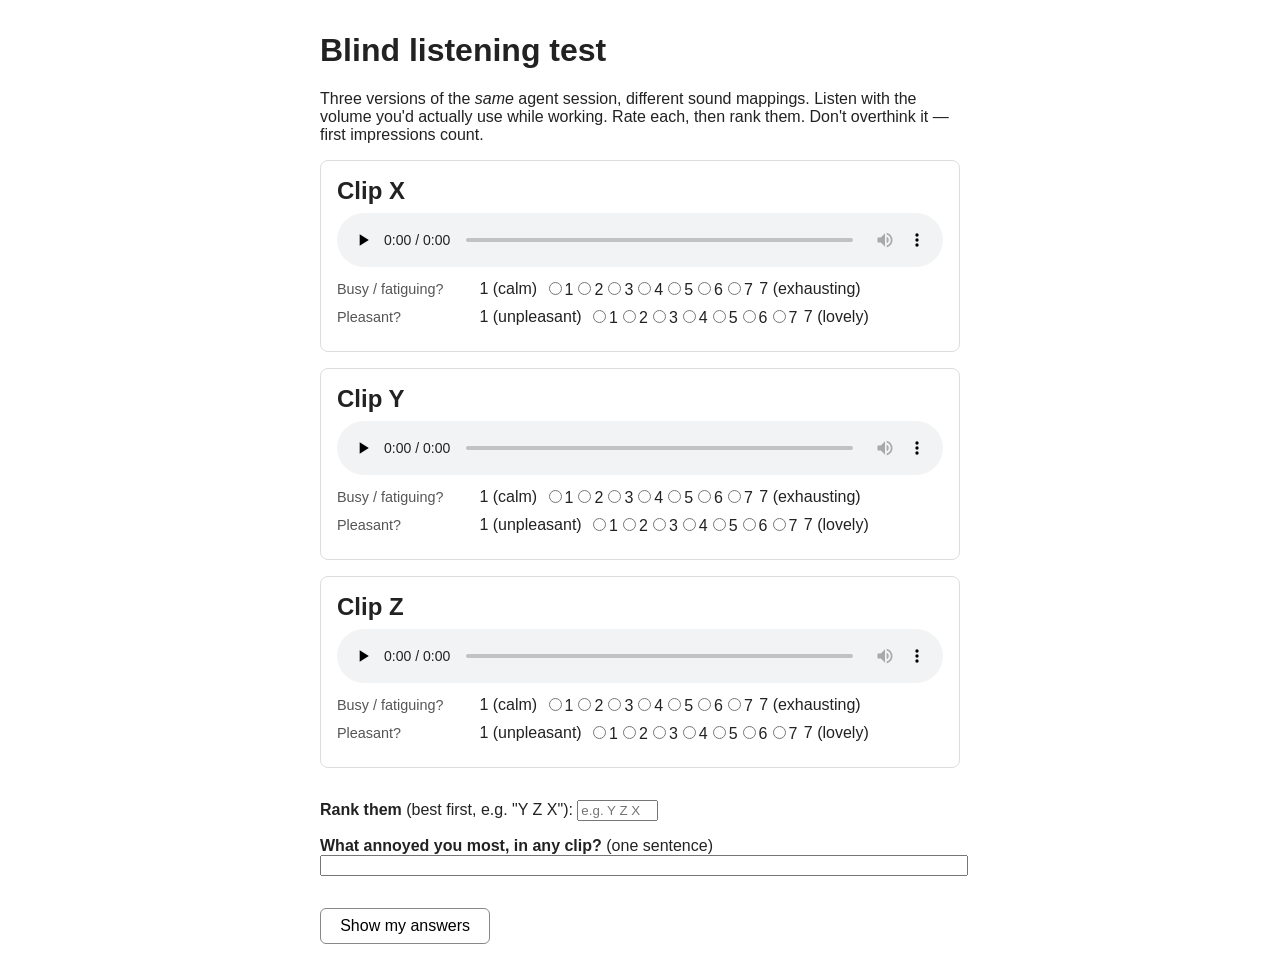
<file: eval/blind/index.html>
<!doctype html>
<html lang="en">
<head>
<meta charset="utf-8">
<meta name="viewport" content="width=device-width, initial-scale=1">
<title>Blind listening test</title>
<style>
  body { font-family: -apple-system, sans-serif; max-width: 640px; margin: 2rem auto; padding: 0 1rem; color: #222; }
  .clip { border: 1px solid #ddd; border-radius: 8px; padding: 1rem; margin: 1rem 0; }
  .clip h2 { margin: 0 0 .5rem; }
  audio { width: 100%; }
  .scale { display: flex; gap: .4rem; align-items: center; margin: .5rem 0; flex-wrap: wrap; }
  .scale span.lbl { min-width: 8.5rem; font-size: .9rem; color: #555; }
  .scale label { cursor: pointer; }
  fieldset { border: none; padding: 0; margin: 1rem 0; }
  #result { white-space: pre-wrap; background: #f6f6f6; border-radius: 8px; padding: 1rem; display: none; font-family: monospace; }
  button { font-size: 1rem; padding: .5rem 1.2rem; border-radius: 6px; border: 1px solid #888; background: #fff; cursor: pointer; }
</style>
</head>
<body>
<h1>Blind listening test</h1>
<p>Three versions of the <em>same</em> agent session, different sound mappings. Listen with the volume you'd actually use while working. Rate each, then rank them. Don't overthink it — first impressions count.</p>

<div class="clip" data-id="X">
  <h2>Clip X</h2>
  <audio controls preload="none" src="X.mp3"></audio>
  <div class="scale"><span class="lbl">Busy / fatiguing?</span> 1 (calm) <span class="opts" data-q="busy"></span> 7 (exhausting)</div>
  <div class="scale"><span class="lbl">Pleasant?</span> 1 (unpleasant) <span class="opts" data-q="pleasant"></span> 7 (lovely)</div>
</div>
<div class="clip" data-id="Y">
  <h2>Clip Y</h2>
  <audio controls preload="none" src="Y.mp3"></audio>
  <div class="scale"><span class="lbl">Busy / fatiguing?</span> 1 (calm) <span class="opts" data-q="busy"></span> 7 (exhausting)</div>
  <div class="scale"><span class="lbl">Pleasant?</span> 1 (unpleasant) <span class="opts" data-q="pleasant"></span> 7 (lovely)</div>
</div>
<div class="clip" data-id="Z">
  <h2>Clip Z</h2>
  <audio controls preload="none" src="Z.mp3"></audio>
  <div class="scale"><span class="lbl">Busy / fatiguing?</span> 1 (calm) <span class="opts" data-q="busy"></span> 7 (exhausting)</div>
  <div class="scale"><span class="lbl">Pleasant?</span> 1 (unpleasant) <span class="opts" data-q="pleasant"></span> 7 (lovely)</div>
</div>

<fieldset>
  <p><strong>Rank them</strong> (best first, e.g. "Y Z X"):
    <input id="rank" size="8" placeholder="e.g. Y Z X"></p>
  <p><strong>What annoyed you most, in any clip?</strong> (one sentence)<br>
    <input id="comment" size="60" style="width:100%"></p>
</fieldset>

<button onclick="report()">Show my answers</button>
<p id="result"></p>

<script>
// build radio groups
document.querySelectorAll('.clip').forEach(clip => {
  const id = clip.dataset.id;
  clip.querySelectorAll('.opts').forEach(span => {
    const q = span.dataset.q;
    for (let v = 1; v <= 7; v++) {
      const l = document.createElement('label');
      l.innerHTML = `<input type="radio" name="${id}-${q}" value="${v}">${v}`;
      span.appendChild(l);
    }
  });
});
function val(name) {
  const r = document.querySelector(`input[name="${name}"]:checked`);
  return r ? r.value : '-';
}
function report() {
  let out = 'BLIND TEST RESULTS\n';
  for (const id of ['X','Y','Z'])
    out += `${id}: busy=${val(id+'-busy')} pleasant=${val(id+'-pleasant')}\n`;
  out += `rank (best first): ${document.getElementById('rank').value || '-'}\n`;
  out += `comment: ${document.getElementById('comment').value || '-'}`;
  const p = document.getElementById('result');
  p.textContent = out;
  p.style.display = 'block';
}
</script>
</body>
</html>
</file>
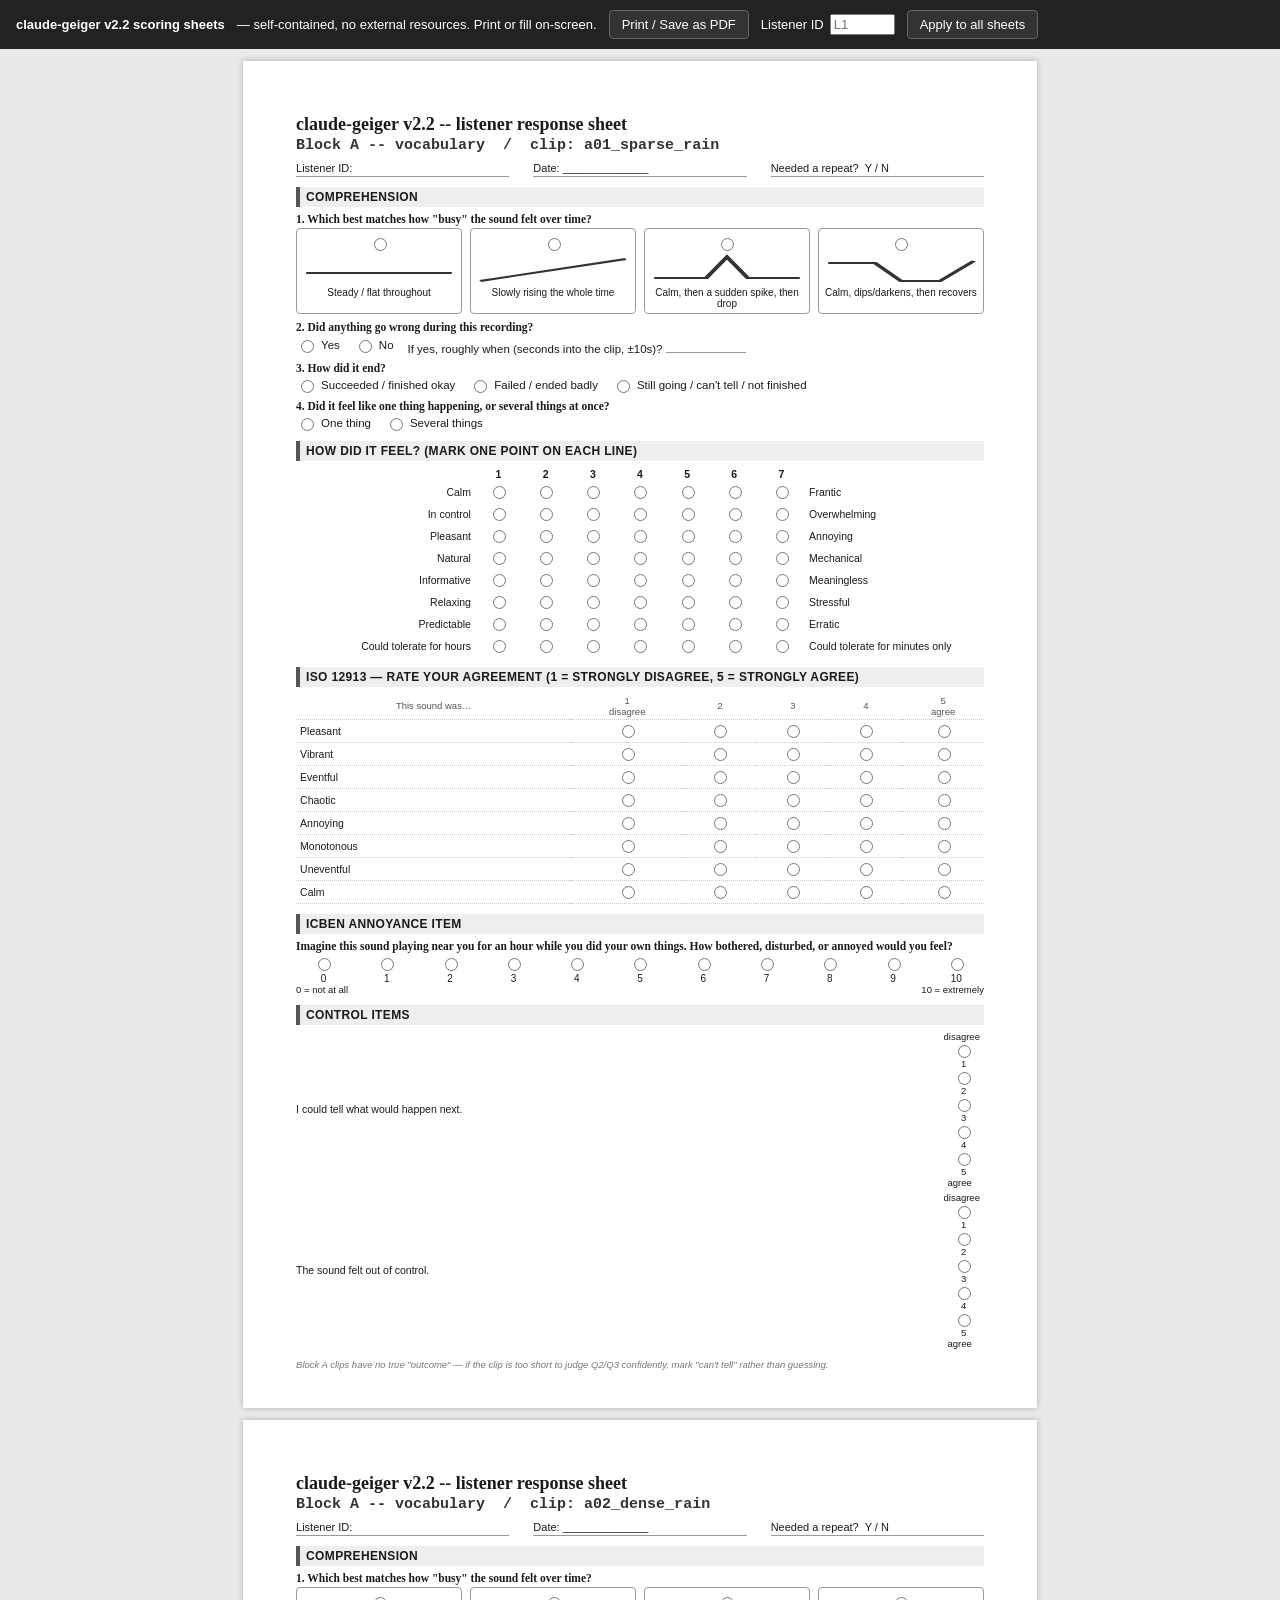
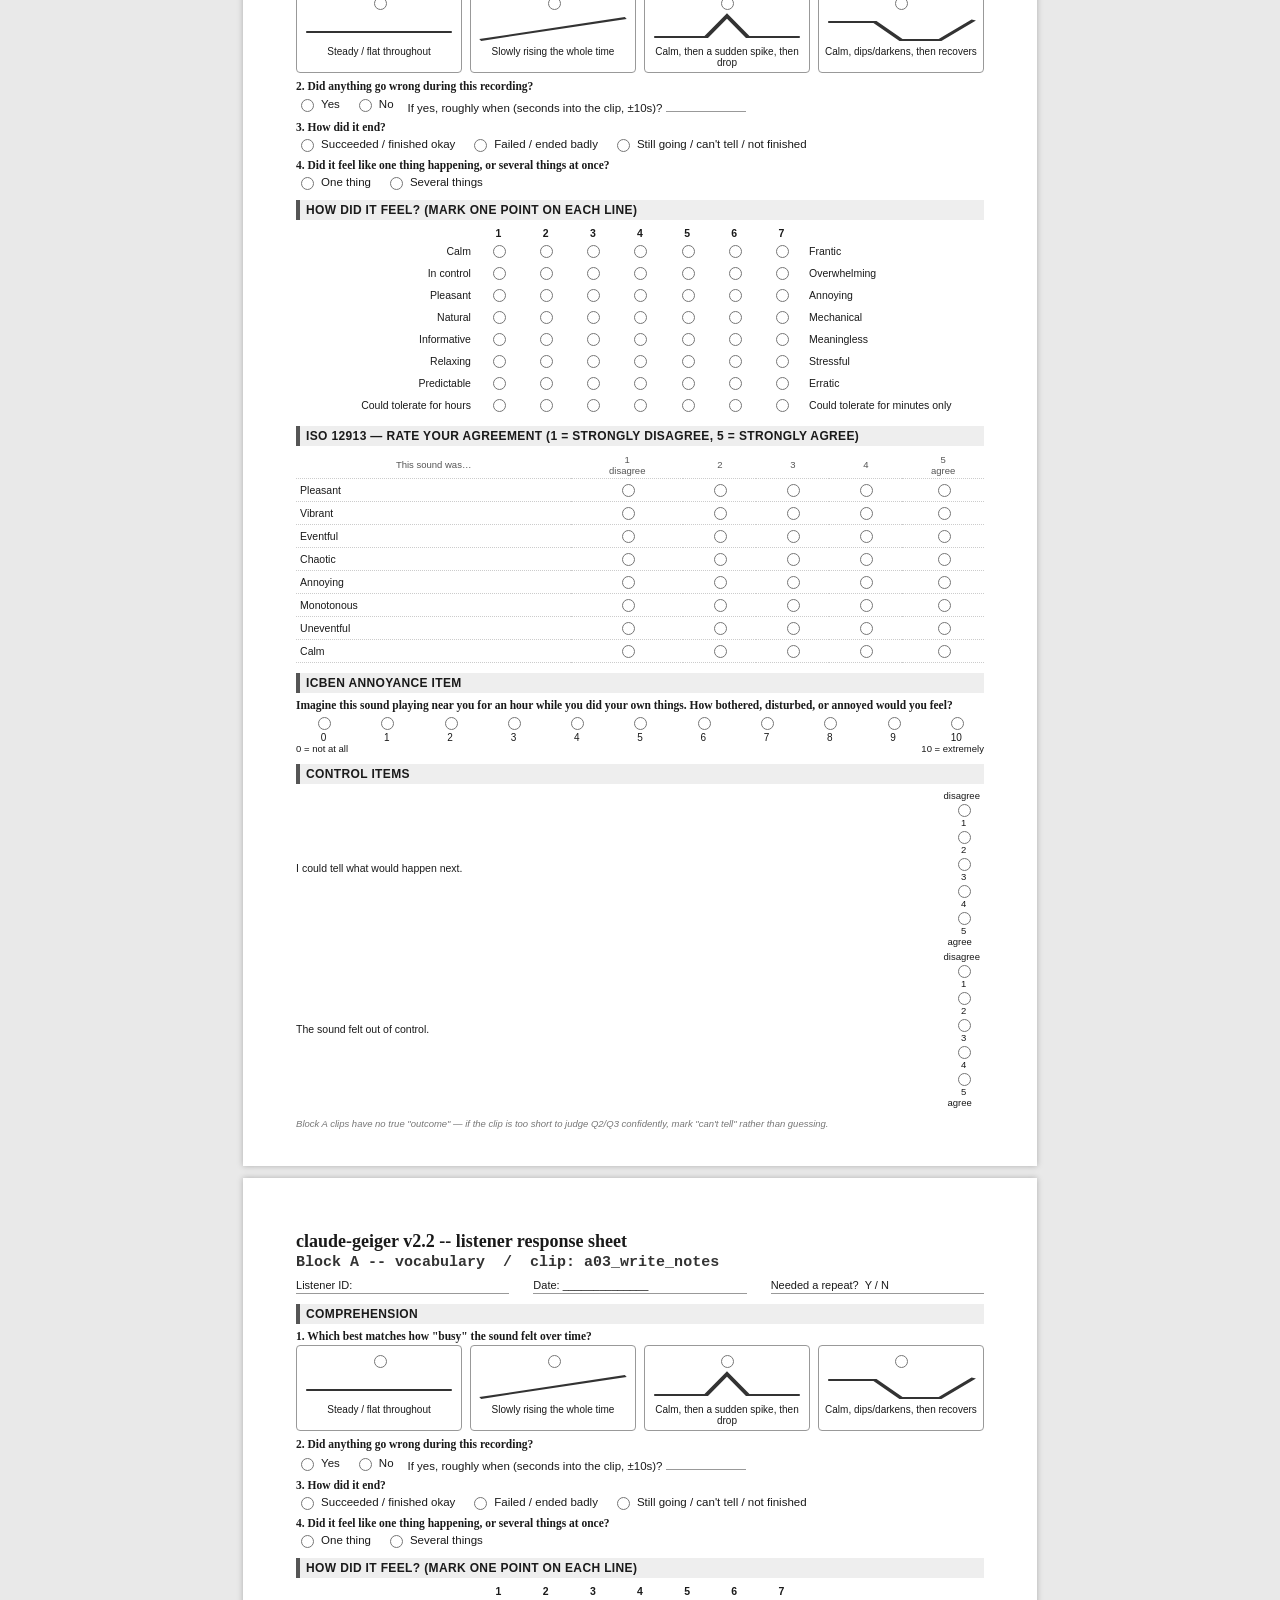
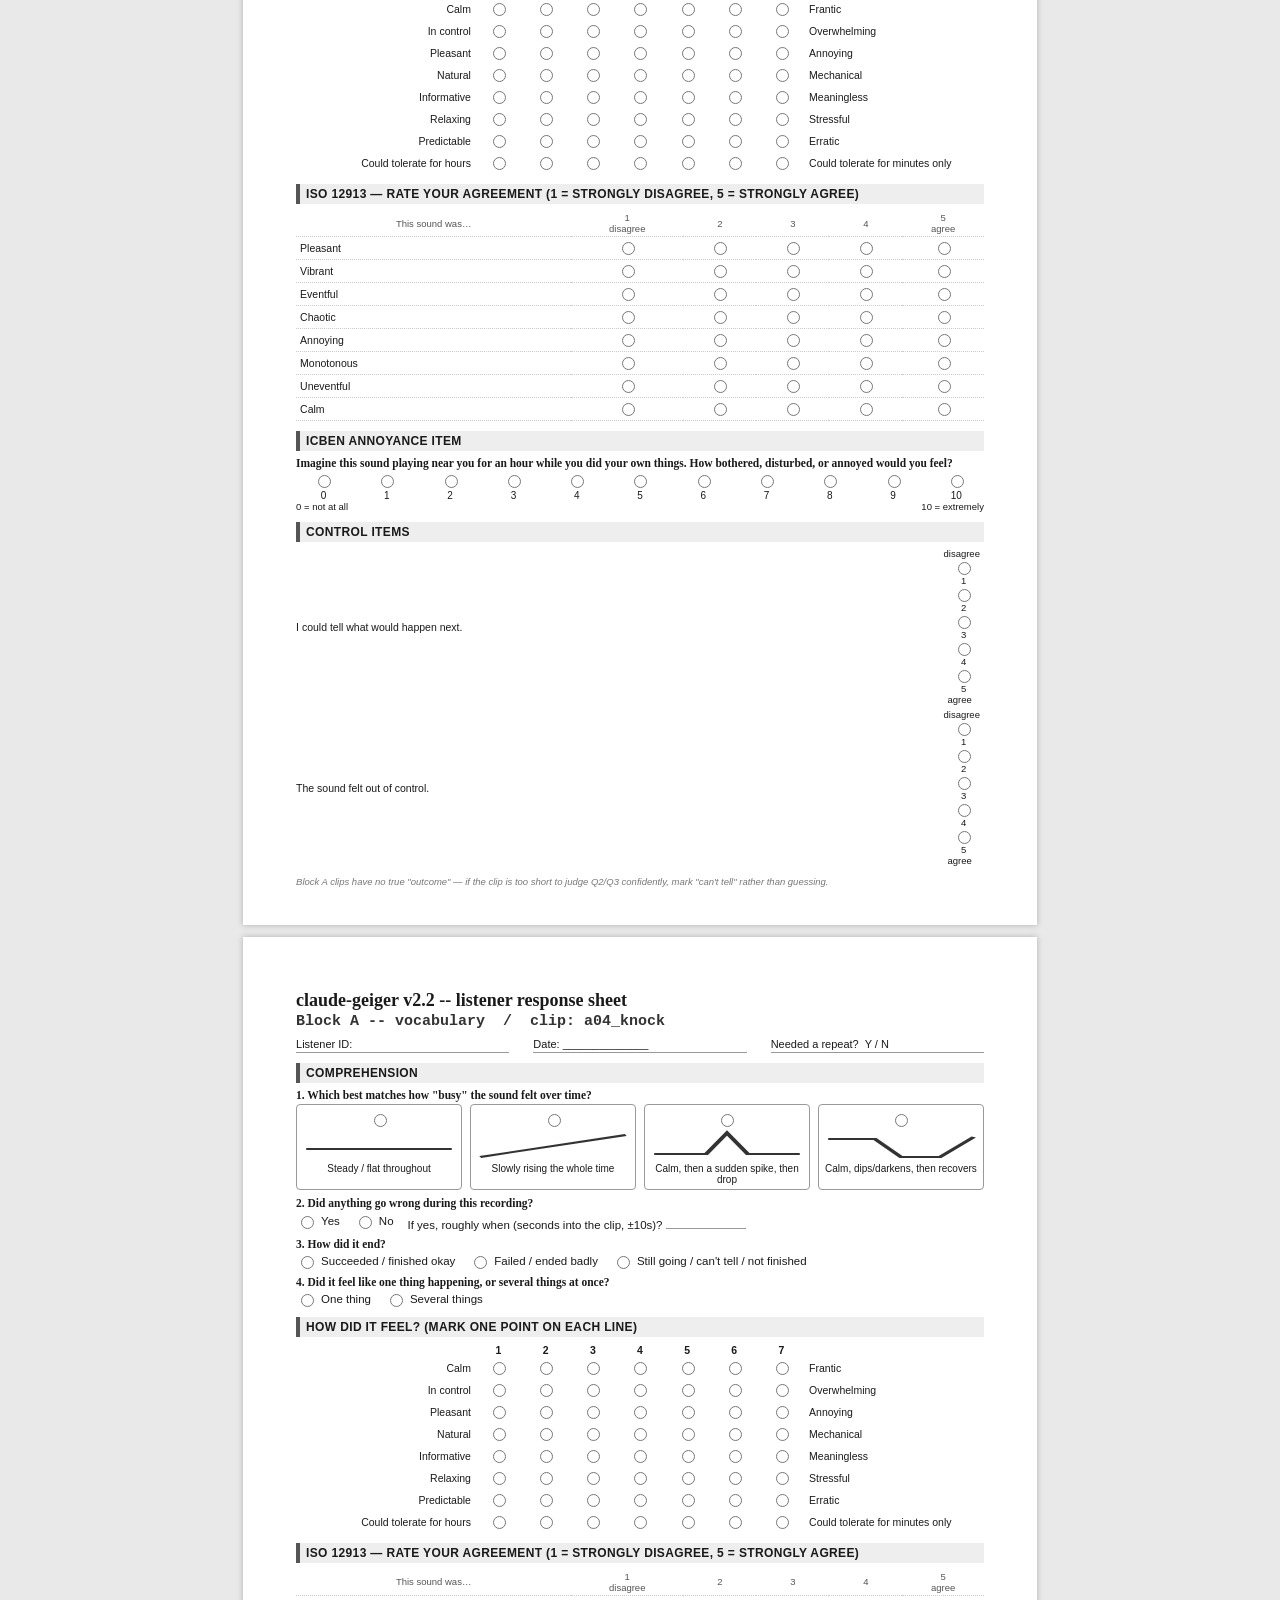
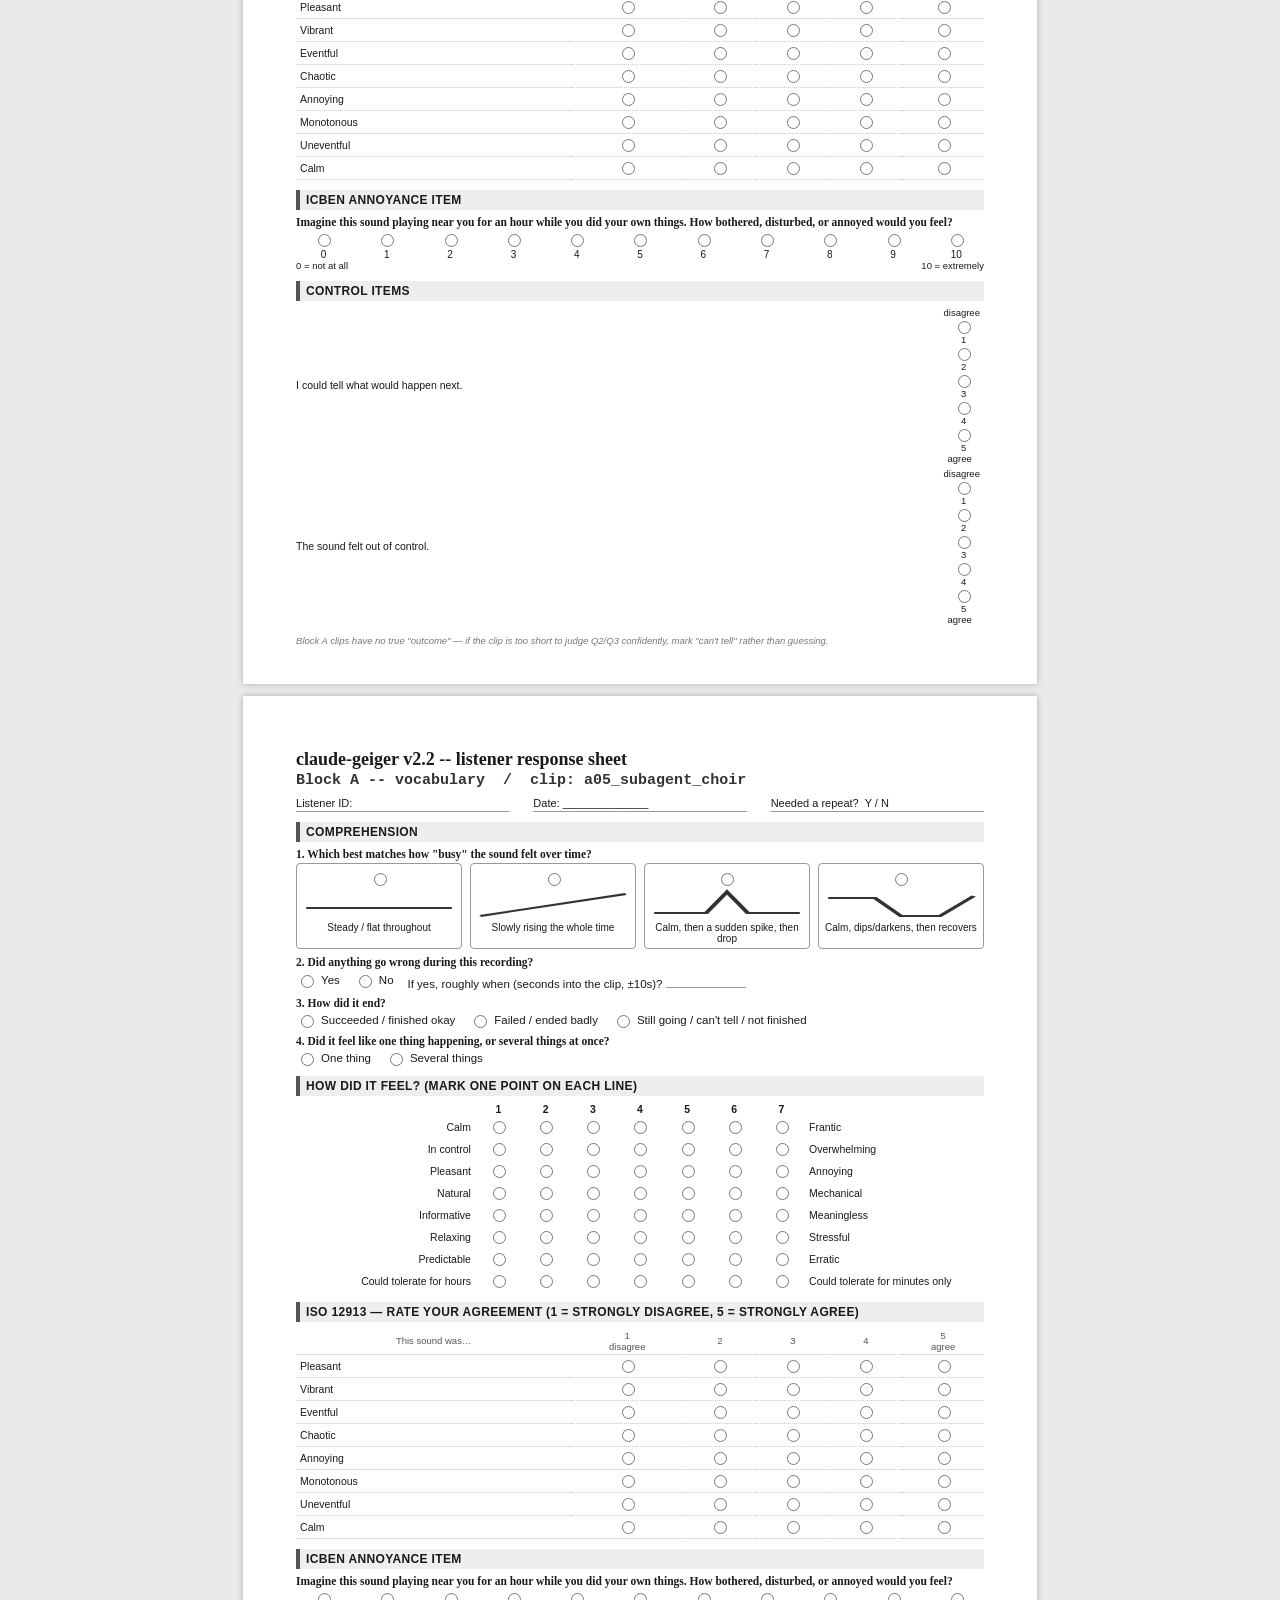
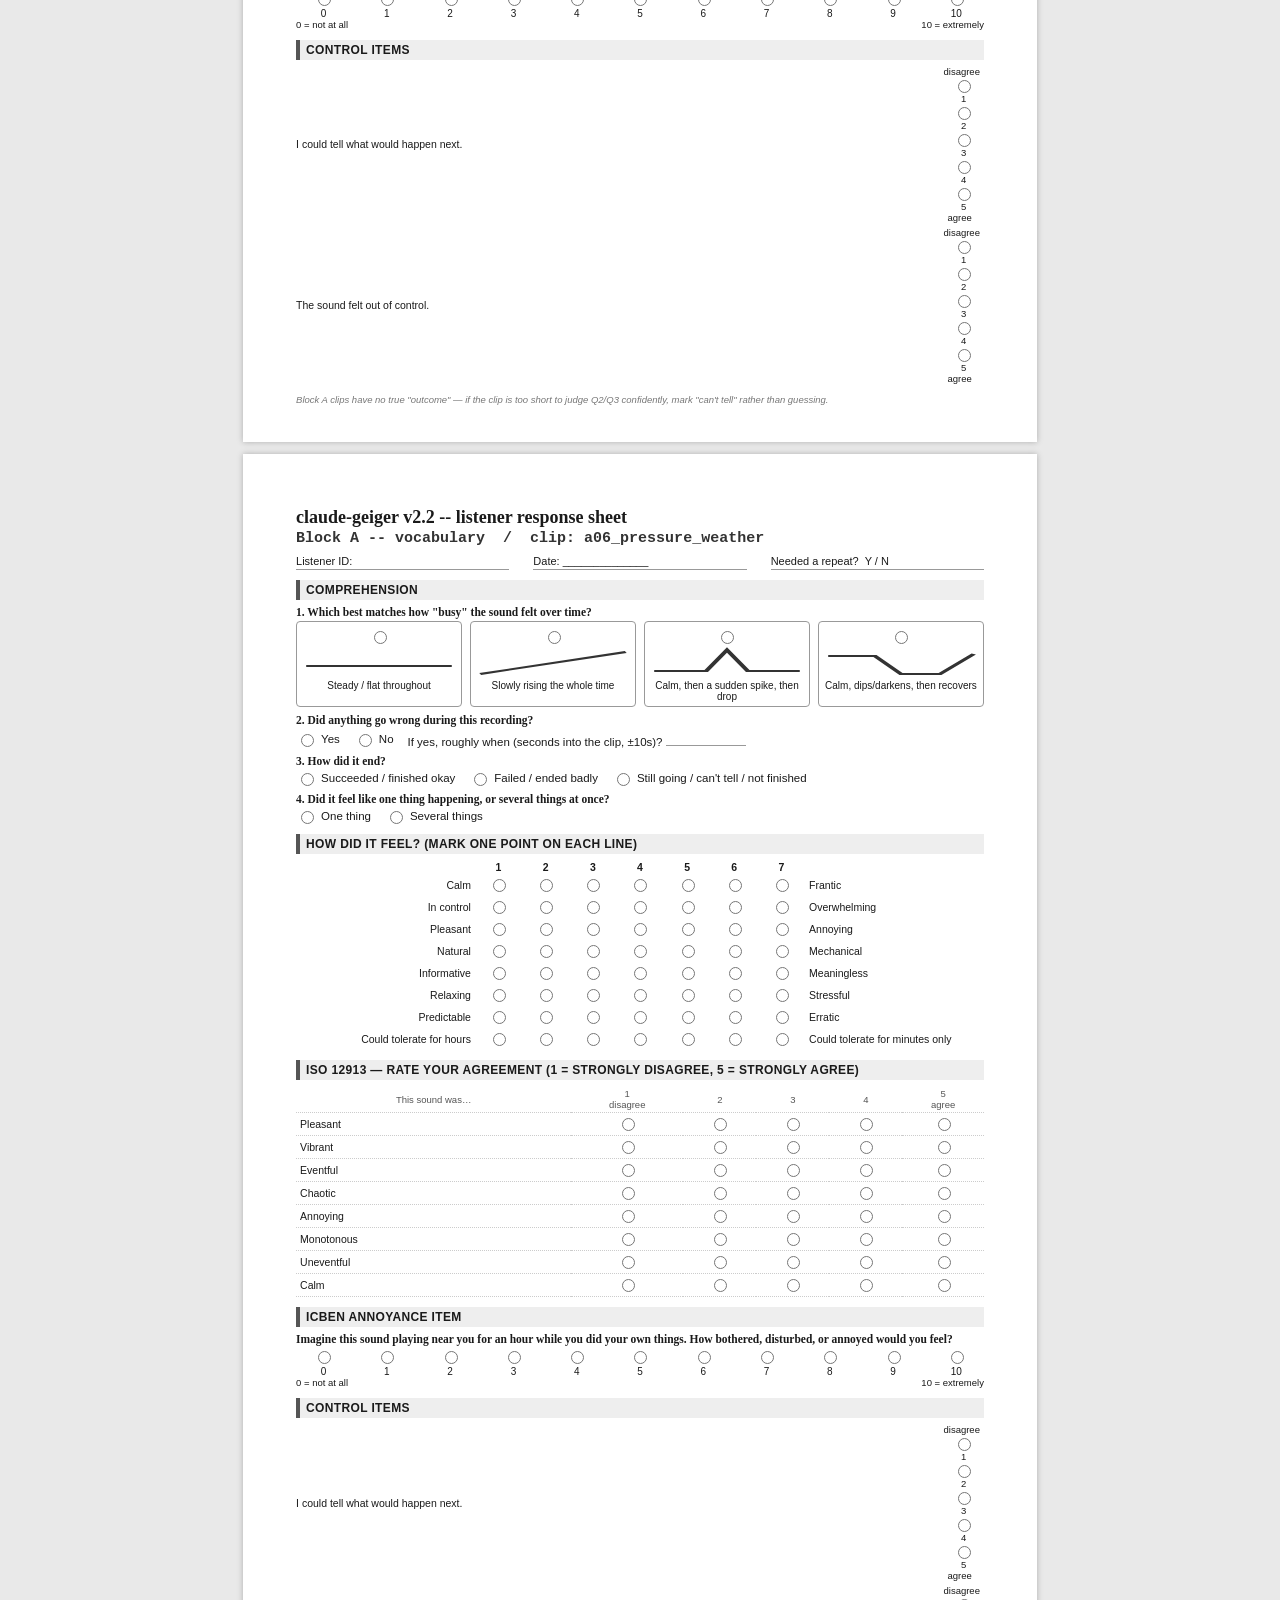
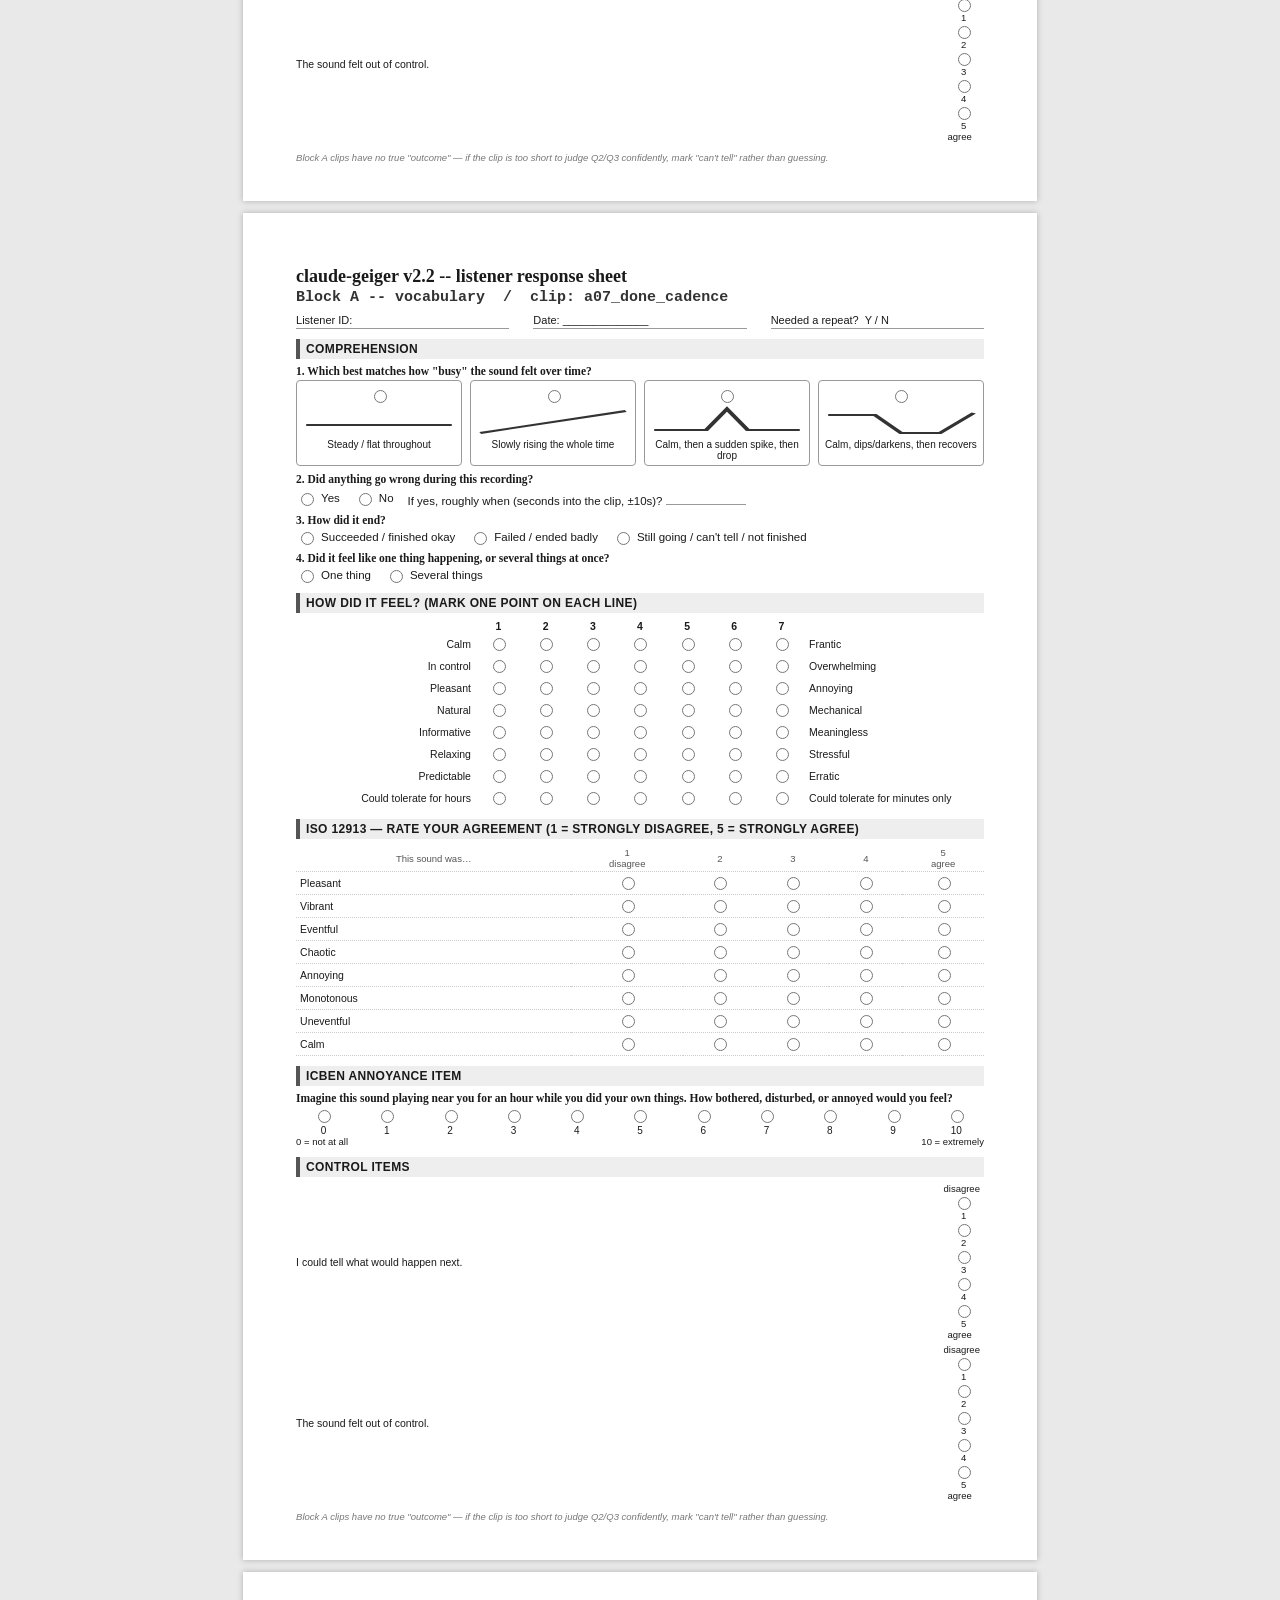
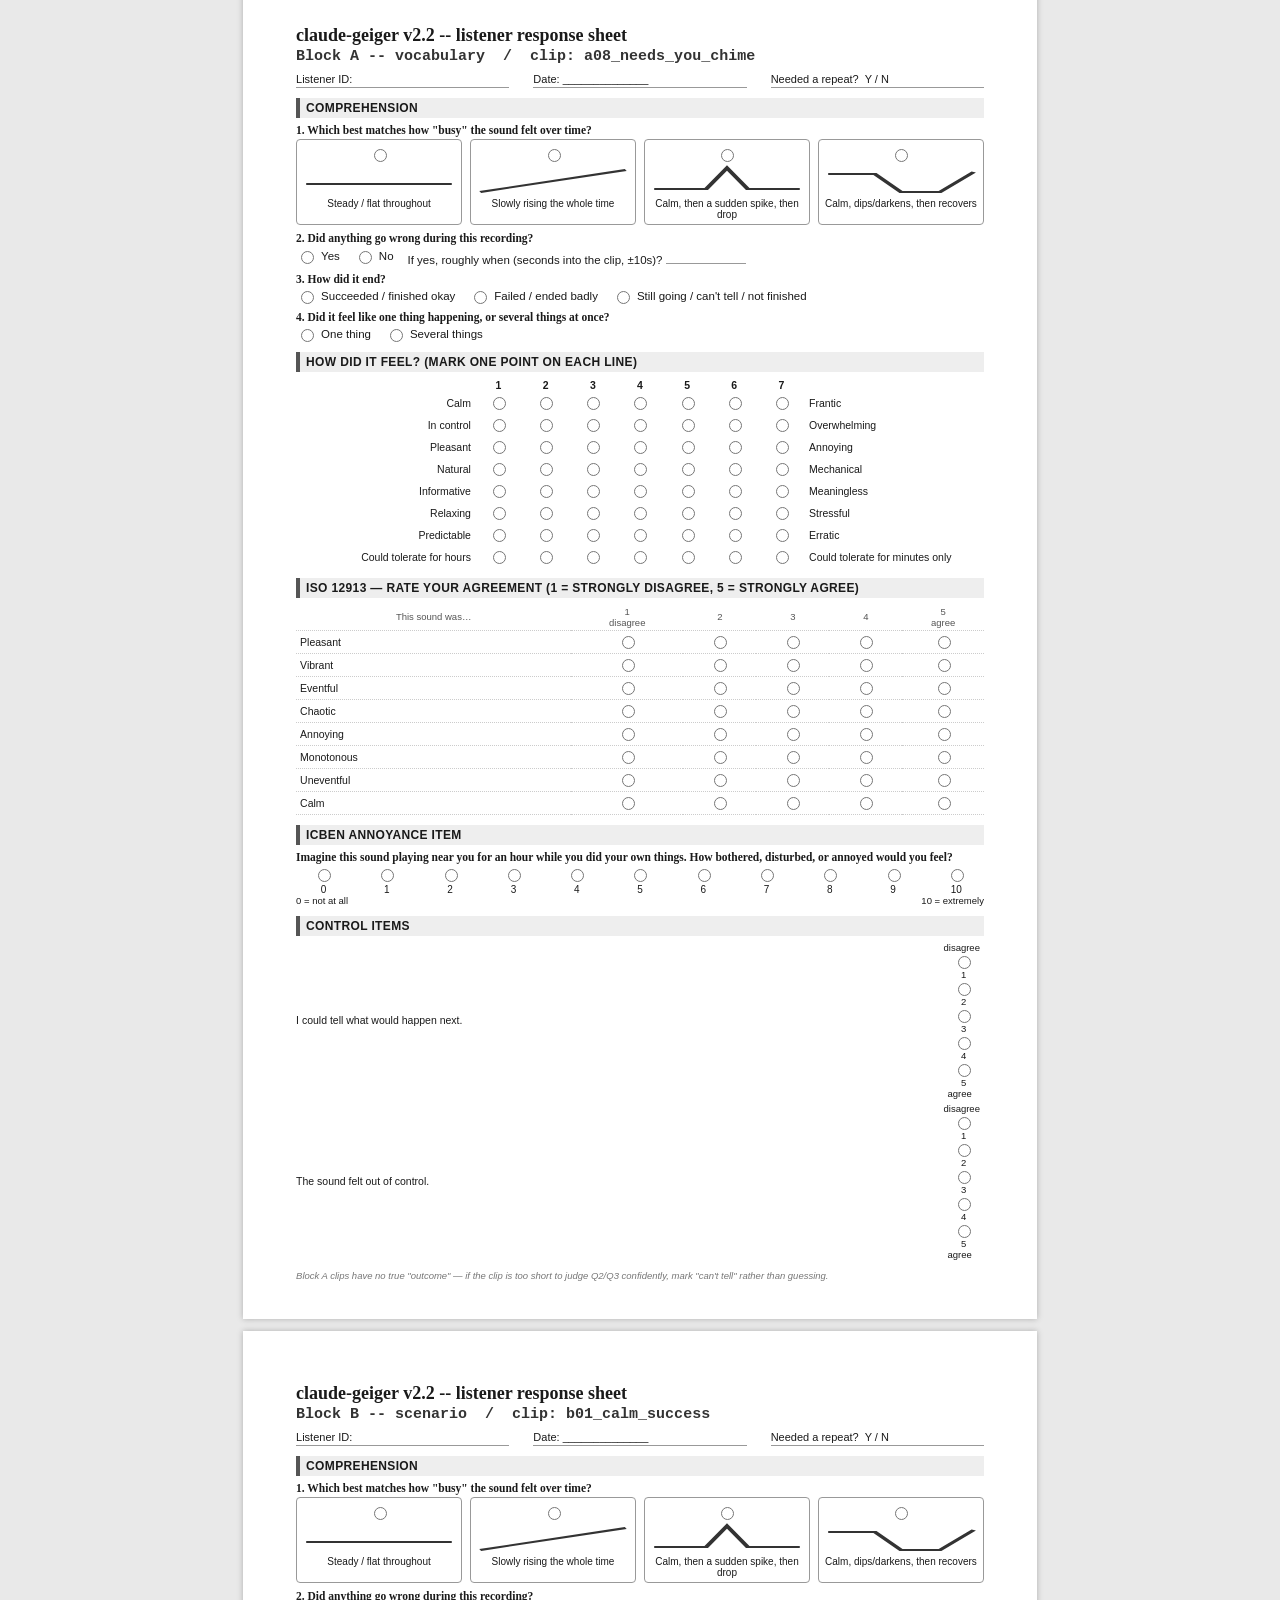
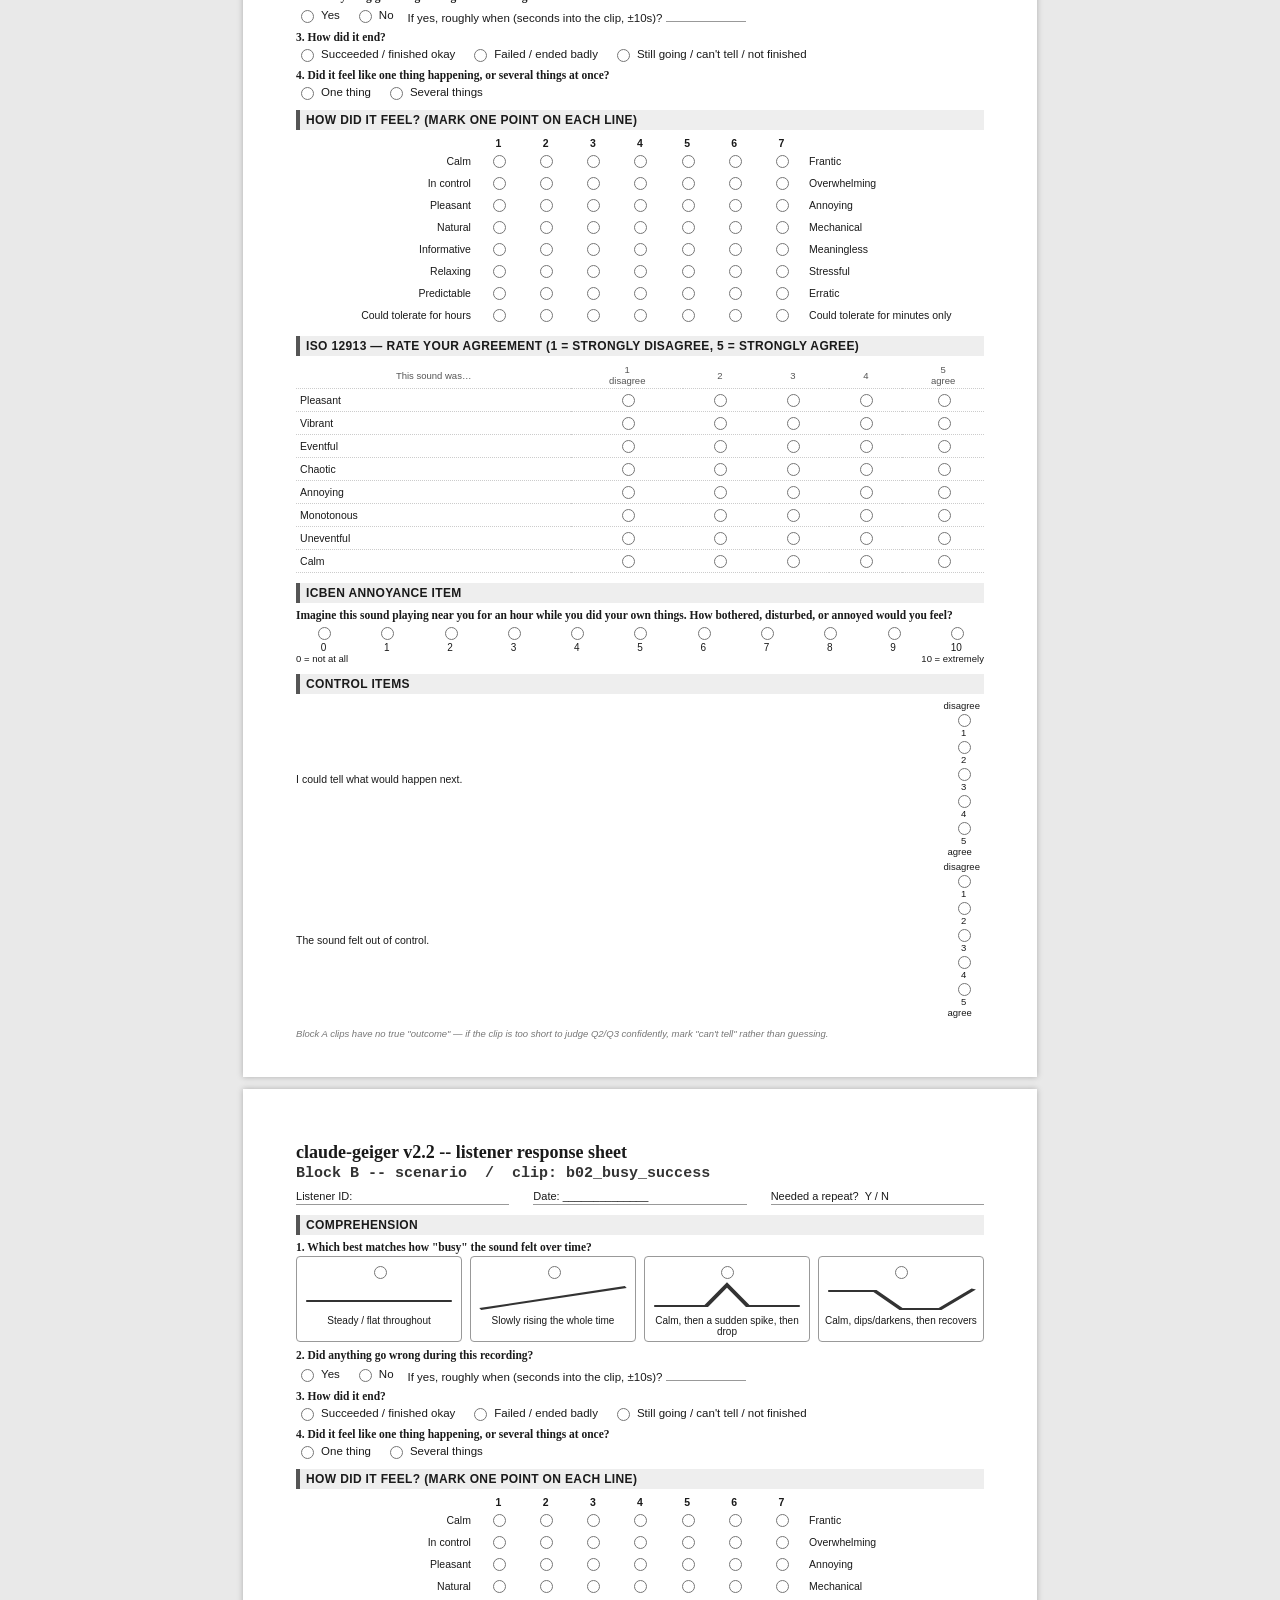
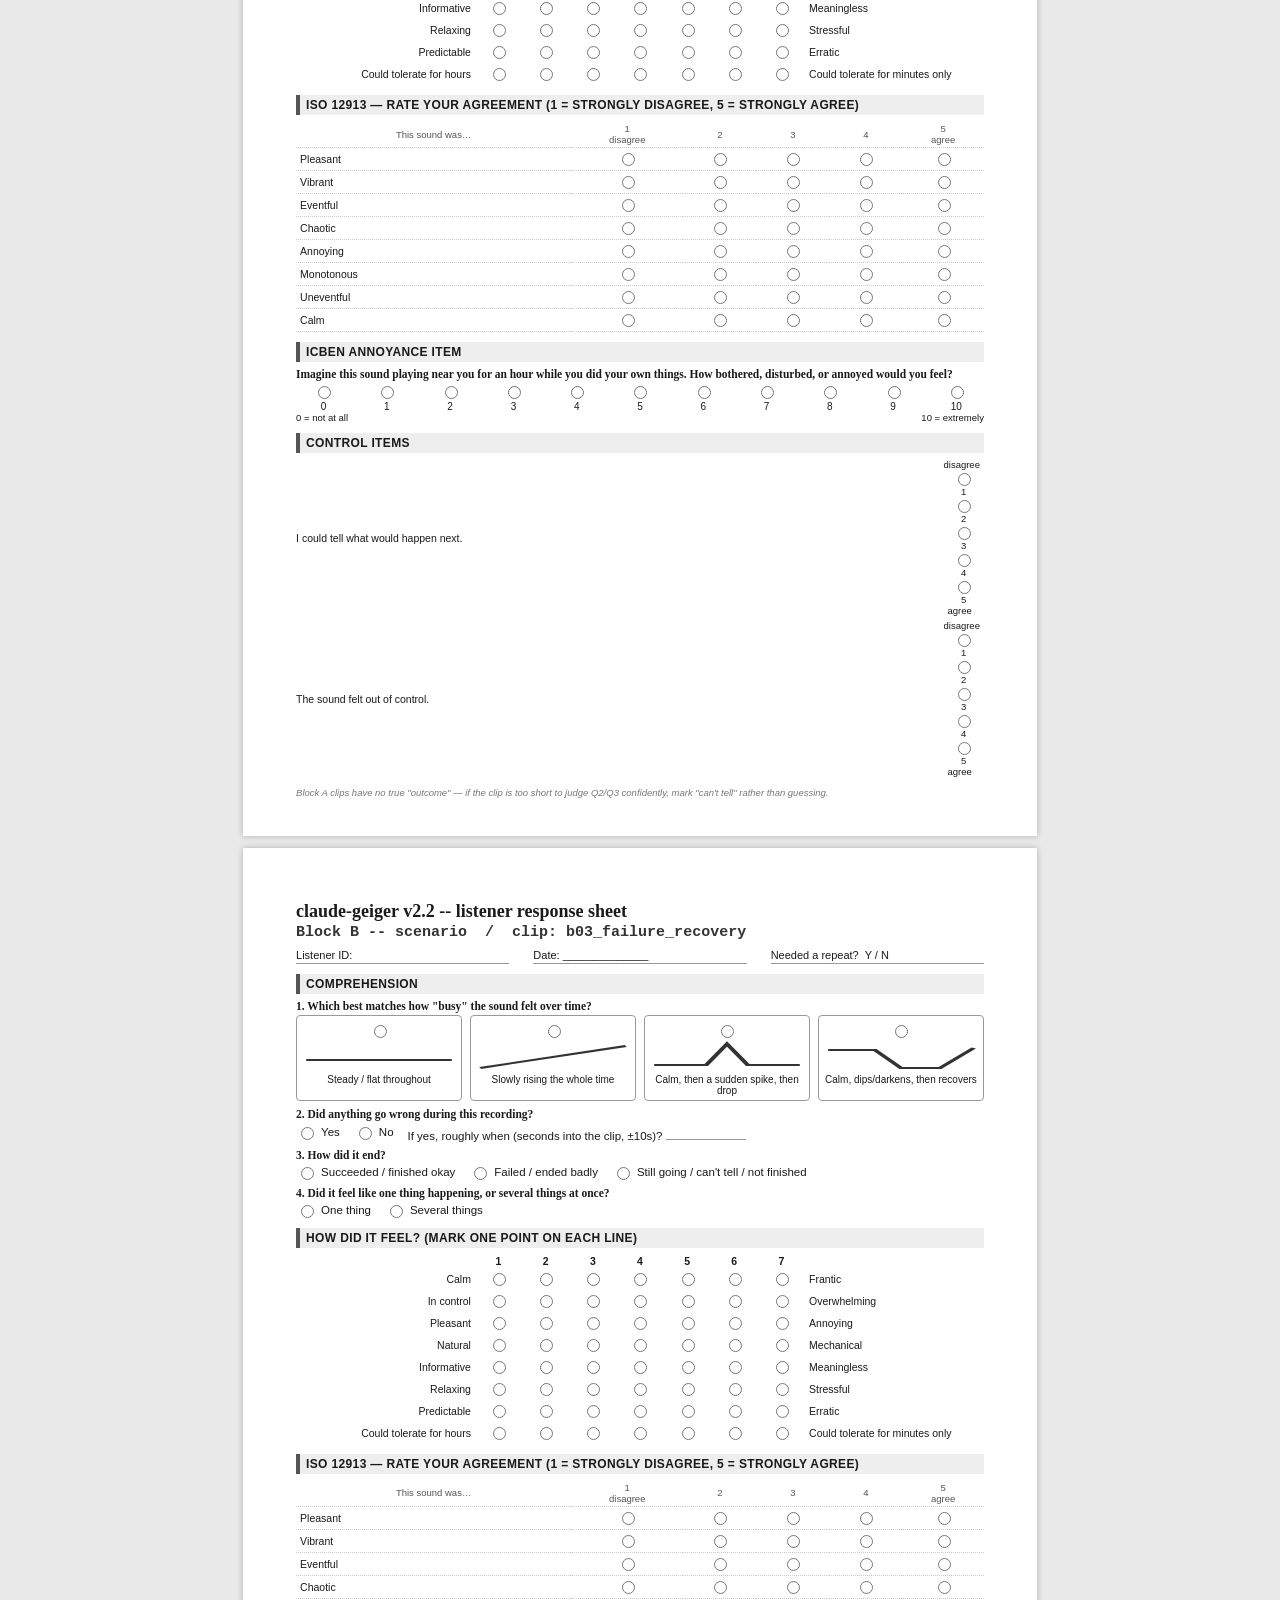
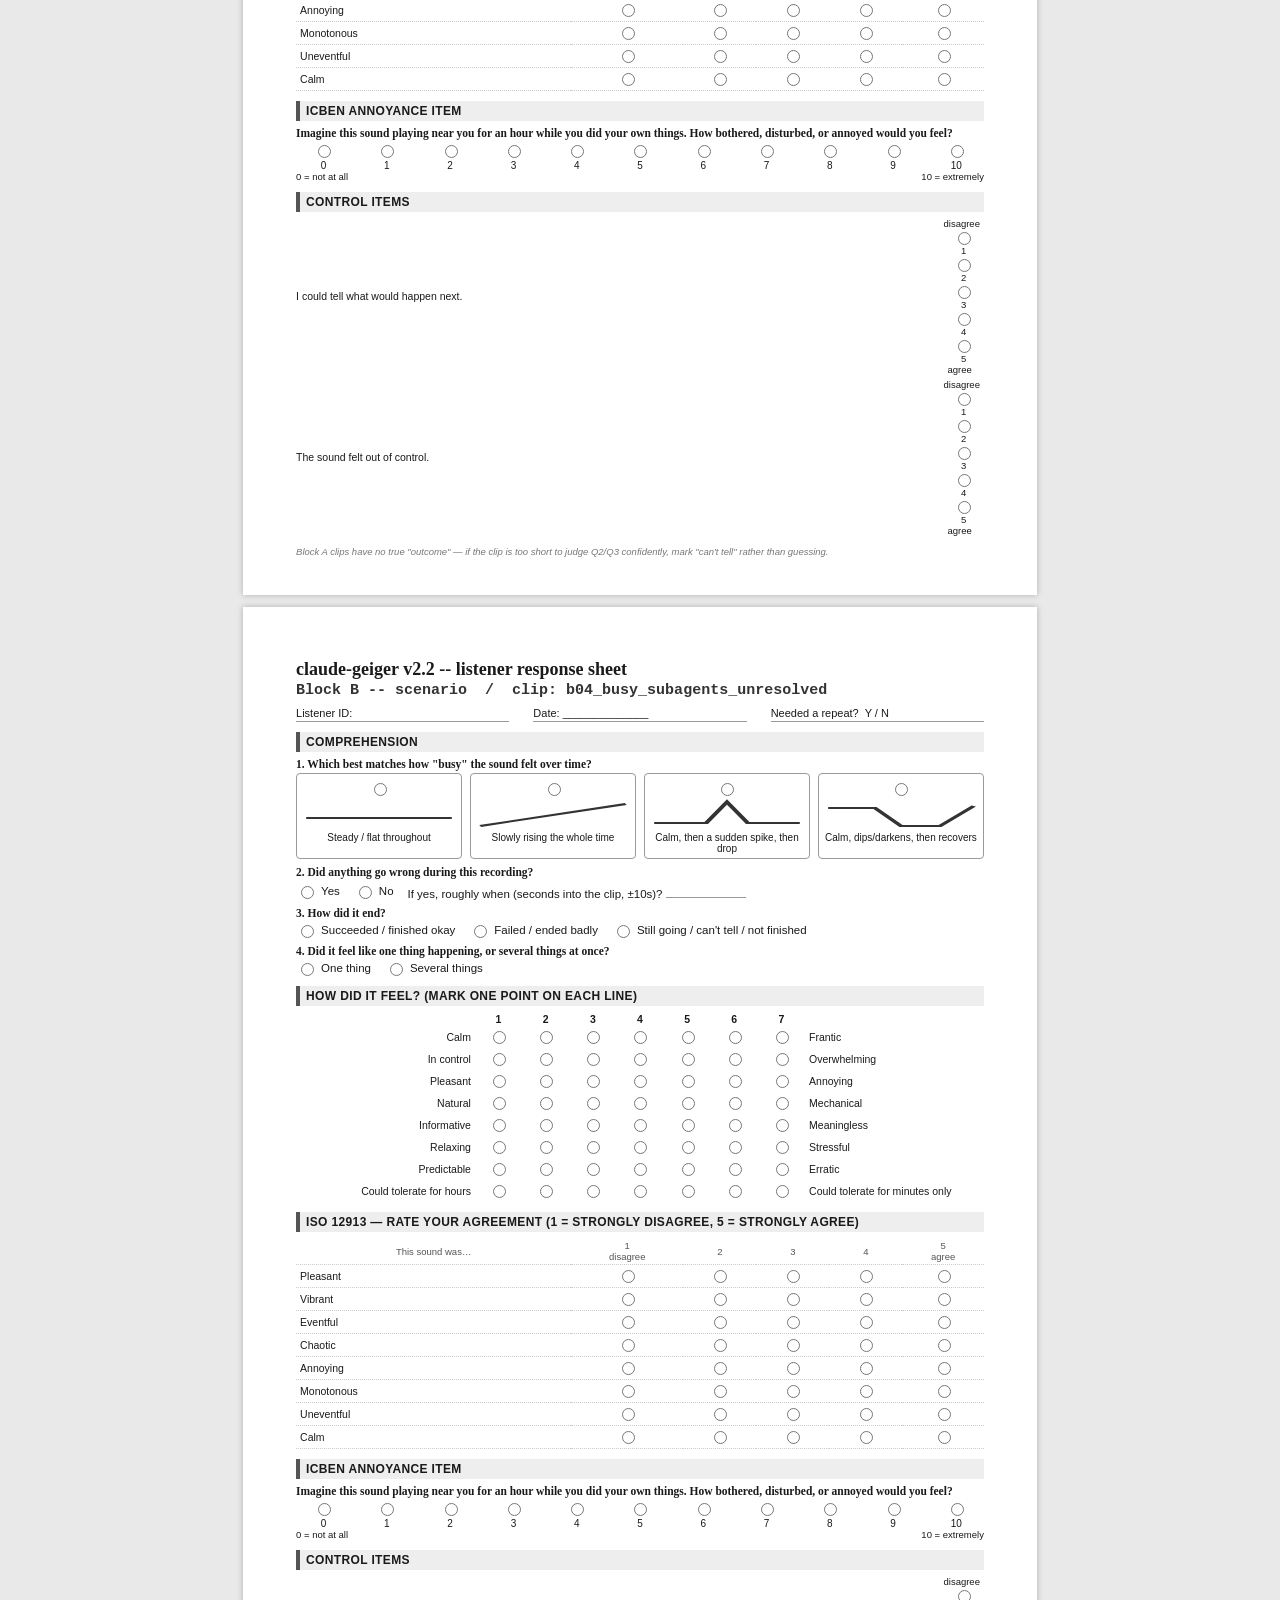
<file: eval/scoring-sheet.html>
<!DOCTYPE html>
<html lang="en">
<head>
<meta charset="utf-8">
<title>claude-geiger v2.2 -- listener scoring sheets</title>
<style>
  :root { color-scheme: light; }
  * { box-sizing: border-box; }
  body {
    font-family: Georgia, "Times New Roman", serif;
    color: #1a1a1a;
    margin: 0;
    padding: 0;
    background: #e9e9e9;
  }
  .toolbar {
    position: sticky; top: 0; z-index: 10;
    background: #222; color: #fff;
    padding: 10px 16px; display: flex; gap: 12px; align-items: center;
    font-family: Arial, Helvetica, sans-serif; font-size: 13px;
  }
  .toolbar button {
    font-family: inherit; font-size: 13px; padding: 6px 12px;
    border: 1px solid #666; background: #333; color: #fff; border-radius: 4px; cursor: pointer;
  }
  .toolbar button:hover { background: #444; }
  .toolbar label { display: flex; gap: 6px; align-items: center; }
  .toolbar input[type="number"] { width: 3em; }
  .sheet {
    background: #fff;
    width: 210mm;
    min-height: 297mm;
    margin: 12px auto;
    padding: 14mm 14mm 10mm 14mm;
    box-shadow: 0 0 6px rgba(0,0,0,0.25);
    page-break-after: always;
    font-size: 11.5px;
  }
  .sheet:last-child { page-break-after: auto; }
  h1.title { font-size: 18px; margin: 0 0 2px 0; }
  h2.clipname { font-size: 15px; margin: 0 0 8px 0; color: #333; font-family: monospace; }
  .meta-row { display: flex; gap: 24px; margin-bottom: 10px; font-family: Arial, sans-serif; font-size: 11px; }
  .meta-row .field { flex: 1; border-bottom: 1px solid #999; padding-bottom: 2px; }
  section { margin-bottom: 10px; }
  section > h3 {
    font-family: Arial, Helvetica, sans-serif; font-size: 12px; text-transform: uppercase;
    letter-spacing: 0.03em; background: #eee; padding: 3px 6px; margin: 0 0 6px 0; border-left: 4px solid #555;
  }
  .probe { margin-bottom: 7px; }
  .probe .q { font-weight: bold; margin-bottom: 3px; }
  .cards { display: flex; gap: 8px; }
  .card { flex: 1; border: 1px solid #999; border-radius: 4px; padding: 4px; text-align: center; }
  .card svg { width: 100%; height: 34px; display: block; }
  .card label { display: block; font-size: 10px; margin-top: 2px; font-family: Arial, sans-serif; }
  .inline-fields { display: flex; gap: 14px; align-items: center; flex-wrap: wrap; font-family: Arial, sans-serif; }
  .inline-fields .opt { display: flex; gap: 4px; align-items: center; }
  table.sd { width: 100%; border-collapse: collapse; font-family: Arial, sans-serif; font-size: 10.5px; }
  table.sd td { padding: 2px 4px; vertical-align: middle; }
  table.sd td.left { text-align: right; width: 26%; }
  table.sd td.right { text-align: left; width: 26%; }
  table.sd td.scale { text-align: center; }
  table.sd .dot-row { display: flex; justify-content: space-between; }
  table.sd .dot { width: 12px; height: 12px; border: 1px solid #333; border-radius: 50%; display: inline-block; }
  table.likert { width: 100%; border-collapse: collapse; font-family: Arial, sans-serif; font-size: 10.5px; }
  table.likert td, table.likert th { padding: 2px 4px; text-align: center; border-bottom: 1px dotted #ccc; }
  table.likert td.label { text-align: left; width: 40%; }
  table.likert th { font-weight: normal; font-size: 9.5px; color: #555; }
  .icben-scale { display: flex; justify-content: space-between; font-family: Arial, sans-serif; font-size: 10px; }
  .icben-scale .cell { text-align: center; width: 8%; }
  .freetext-line { border-bottom: 1px solid #999; height: 14px; margin-top: 3px; }
  .control-item { display: flex; justify-content: space-between; align-items: center; font-family: Arial, sans-serif; font-size: 10.5px; margin-bottom: 4px; }
  .note { font-family: Arial, sans-serif; font-size: 9.5px; color: #777; font-style: italic; }
  @media print {
    body { background: #fff; }
    .toolbar { display: none; }
    .sheet { box-shadow: none; margin: 0; width: auto; min-height: auto; }
  }
</style>
</head>
<body>

<div class="toolbar">
  <strong>claude-geiger v2.2 scoring sheets</strong>
  <span>&mdash; self-contained, no external resources. Print or fill on-screen.</span>
  <button onclick="window.print()">Print / Save as PDF</button>
  <label>Listener ID <input type="text" id="listenerIdInput" size="6" placeholder="L1"></label>
  <button onclick="applyListenerId()">Apply to all sheets</button>
</div>

<div id="sheets"></div>

<script>
// ---------------------------------------------------------------------
// Clip metadata. Order here is the DEFAULT order only -- actual playback
// order must be rotated per listener per eval/README.md; this file does
// not enforce order, it just needs one page per clip.
// ---------------------------------------------------------------------
var BLOCK_A = [
  ["a01_sparse_rain", "Block A -- vocabulary"],
  ["a02_dense_rain", "Block A -- vocabulary"],
  ["a03_write_notes", "Block A -- vocabulary"],
  ["a04_knock", "Block A -- vocabulary"],
  ["a05_subagent_choir", "Block A -- vocabulary"],
  ["a06_pressure_weather", "Block A -- vocabulary"],
  ["a07_done_cadence", "Block A -- vocabulary"],
  ["a08_needs_you_chime", "Block A -- vocabulary"]
];
var BLOCK_B = [
  ["b01_calm_success", "Block B -- scenario"],
  ["b02_busy_success", "Block B -- scenario"],
  ["b03_failure_recovery", "Block B -- scenario"],
  ["b04_busy_subagents_unresolved", "Block B -- scenario"]
];

var SD_PAIRS = [
  ["Calm", "Frantic"],
  ["In control", "Overwhelming"],
  ["Pleasant", "Annoying"],
  ["Natural", "Mechanical"],
  ["Informative", "Meaningless"],
  ["Relaxing", "Stressful"],
  ["Predictable", "Erratic"],
  ["Could tolerate for hours", "Could tolerate for minutes only"]
];

var ISO_ITEMS = ["Pleasant", "Vibrant", "Eventful", "Chaotic", "Annoying", "Monotonous", "Uneventful", "Calm"];

var CONTOUR_CARDS = [
  { id: "flat", label: "Steady / flat throughout", path: "M2,20 L58,20" },
  { id: "rising", label: "Slowly rising the whole time", path: "M2,28 L58,6" },
  { id: "spike", label: "Calm, then a sudden spike, then drop", path: "M2,25 L22,25 L30,4 L38,25 L58,25" },
  { id: "dip_recover", label: "Calm, dips/darkens, then recovers", path: "M2,10 L20,10 L30,28 L45,28 L58,8" }
];

function svgCard(pathD) {
  return '<svg viewBox="0 0 60 34" preserveAspectRatio="none">' +
         '<path d="' + pathD + '" fill="none" stroke="#333" stroke-width="2"/></svg>';
}

function dotScale(name, n, lowLabel, highLabel) {
  var html = '<div class="dot-row" style="font-family:Arial,sans-serif;font-size:9.5px;">';
  html += '<span style="width:14%;text-align:right;padding-right:4px;">' + (lowLabel || '') + '</span>';
  for (var i = 1; i <= n; i++) {
    html += '<label style="display:flex;flex-direction:column;align-items:center;">' +
            '<input type="radio" name="' + name + '" value="' + i + '"><span>' + i + '</span></label>';
  }
  html += '<span style="width:14%;text-align:left;padding-left:4px;">' + (highLabel || '') + '</span>';
  html += '</div>';
  return html;
}

function clipPageHTML(clipId, blockLabel, includeOutcomeProbes) {
  var id = clipId;
  var h = '';
  h += '<h1 class="title">claude-geiger v2.2 -- listener response sheet</h1>';
  h += '<h2 class="clipname">' + blockLabel + ' &nbsp;/&nbsp; clip: ' + id + '</h2>';
  h += '<div class="meta-row">' +
       '<div class="field">Listener ID: <span class="lid-fill" data-lid></span></div>' +
       '<div class="field">Date: ______________</div>' +
       '<div class="field">Needed a repeat? &nbsp;Y / N</div>' +
       '</div>';

  // -- comprehension probes --
  h += '<section><h3>Comprehension</h3>';

  h += '<div class="probe"><div class="q">1. Which best matches how "busy" the sound felt over time?</div>';
  h += '<div class="cards">';
  CONTOUR_CARDS.forEach(function(c) {
    h += '<div class="card"><label><input type="radio" name="' + id + '_contour" value="' + c.id + '">' +
         svgCard(c.path) + c.label + '</label></div>';
  });
  h += '</div></div>';

  h += '<div class="probe"><div class="q">2. Did anything go wrong during this recording?</div>';
  h += '<div class="inline-fields">' +
       '<span class="opt"><input type="radio" name="' + id + '_wrong" value="yes">Yes</span>' +
       '<span class="opt"><input type="radio" name="' + id + '_wrong" value="no">No</span>' +
       '<span>If yes, roughly when (seconds into the clip, &plusmn;10s)? <span class="freetext-line" style="display:inline-block;width:80px;"></span></span>' +
       '</div></div>';

  h += '<div class="probe"><div class="q">3. How did it end?</div>';
  h += '<div class="inline-fields">' +
       '<span class="opt"><input type="radio" name="' + id + '_outcome" value="succeeded">Succeeded / finished okay</span>' +
       '<span class="opt"><input type="radio" name="' + id + '_outcome" value="failed">Failed / ended badly</span>' +
       '<span class="opt"><input type="radio" name="' + id + '_outcome" value="unresolved">Still going / can\'t tell / not finished</span>' +
       '</div></div>';

  h += '<div class="probe"><div class="q">4. Did it feel like one thing happening, or several things at once?</div>';
  h += '<div class="inline-fields">' +
       '<span class="opt"><input type="radio" name="' + id + '_onevsseveral" value="one">One thing</span>' +
       '<span class="opt"><input type="radio" name="' + id + '_onevsseveral" value="several">Several things</span>' +
       '</div></div>';
  h += '</section>';

  // -- semantic differential --
  h += '<section><h3>How did it feel? (mark one point on each line)</h3>';
  h += '<table class="sd"><tr><th></th>' +
       '<th>1</th><th>2</th><th>3</th><th>4</th><th>5</th><th>6</th><th>7</th><th></th></tr>';
  SD_PAIRS.forEach(function(p, i) {
    var name = id + '_sd' + i;
    h += '<tr><td class="left">' + p[0] + '</td>';
    for (var v = 1; v <= 7; v++) {
      h += '<td class="scale"><input type="radio" name="' + name + '" value="' + v + '"></td>';
    }
    h += '<td class="right">' + p[1] + '</td></tr>';
  });
  h += '</table></section>';

  // -- ISO 12913 circumplex --
  h += '<section><h3>ISO 12913 &mdash; rate your agreement (1 = strongly disagree, 5 = strongly agree)</h3>';
  h += '<table class="likert"><tr><th class="label">This sound was&hellip;</th>' +
       '<th>1<br>disagree</th><th>2</th><th>3</th><th>4</th><th>5<br>agree</th></tr>';
  ISO_ITEMS.forEach(function(item) {
    var name = id + '_iso_' + item.toLowerCase();
    h += '<tr><td class="label">' + item + '</td>';
    for (var v = 1; v <= 5; v++) {
      h += '<td><input type="radio" name="' + name + '" value="' + v + '"></td>';
    }
    h += '</tr>';
  });
  h += '</table></section>';

  // -- ICBEN --
  h += '<section><h3>ICBEN annoyance item</h3>';
  h += '<div class="probe"><div class="q">Imagine this sound playing near you for an hour while you did your own things. ' +
       'How bothered, disturbed, or annoyed would you feel?</div>';
  h += '<div class="icben-scale">';
  for (var v = 0; v <= 10; v++) {
    h += '<label class="cell"><input type="radio" name="' + id + '_icben" value="' + v + '"><br>' + v + '</label>';
  }
  h += '</div><div class="inline-fields" style="justify-content:space-between;font-size:9.5px;">' +
       '<span>0 = not at all</span><span>10 = extremely</span></div></div></section>';

  // -- control items --
  h += '<section><h3>Control items</h3>';
  h += '<div class="control-item"><span>I could tell what would happen next.</span>' +
       dotScale(id + '_ctrl_predict', 5, 'disagree', 'agree') + '</div>';
  h += '<div class="control-item"><span>The sound felt out of control.</span>' +
       dotScale(id + '_ctrl_outofcontrol', 5, 'disagree', 'agree') + '</div>';
  h += '</section>';

  h += '<div class="note">Block A clips have no true "outcome" &mdash; if the clip is too short to judge Q2/Q3 confidently, mark "can\'t tell" rather than guessing.</div>';

  return h;
}

function blockCPageHTML() {
  var h = '';
  h += '<h1 class="title">claude-geiger v2.2 -- listener response sheet</h1>';
  h += '<h2 class="clipname">Block C -- pacing flip-point probe (3 clips, same session)</h2>';
  h += '<div class="meta-row">' +
       '<div class="field">Listener ID: <span class="lid-fill" data-lid></span></div>' +
       '<div class="field">Date: ______________</div>' +
       '<div class="field">Playback order used (X/Y/Z mapped to actual clip IDs, experimenter fills in): ______________</div>' +
       '</div>';
  h += '<div class="note">Three clips (labelled X, Y, Z to the listener, in randomized order per README.md) are the ' +
       'SAME session with only the drop-pacing rule changed. Play all three, then answer once, comparing across them. ' +
       'Do not reveal to the listener which is "new".</div>';

  h += '<section><h3>Ranking</h3>';
  ['Which felt the most frantic / hardest to follow during the busy part?',
   'Which felt the calmest / most controllable during the busy part?',
   'Which gave you the best sense of just how busy the session actually was?'
  ].forEach(function(q, i) {
    h += '<div class="probe"><div class="q">' + (i + 1) + '. ' + q + '</div>';
    h += '<div class="inline-fields">' +
         '<span class="opt"><input type="radio" name="blockc_q' + i + '" value="X">X</span>' +
         '<span class="opt"><input type="radio" name="blockc_q' + i + '" value="Y">Y</span>' +
         '<span class="opt"><input type="radio" name="blockc_q' + i + '" value="Z">Z</span>' +
         '</div></div>';
  });
  h += '</section>';

  h += '<section><h3>Pairwise preference (for the sign test in score.py)</h3>';
  ['X vs Y -- which would you rather listen to all day?',
   'Y vs Z -- which would you rather listen to all day?',
   'X vs Z -- which would you rather listen to all day?'
  ].forEach(function(q, i) {
    h += '<div class="probe"><div class="q">' + q + '</div>';
    h += '<div class="inline-fields">' +
         '<span class="opt"><input type="radio" name="blockc_pair' + i + '" value="left">Left</span>' +
         '<span class="opt"><input type="radio" name="blockc_pair' + i + '" value="right">Right</span>' +
         '<span class="opt"><input type="radio" name="blockc_pair' + i + '" value="notie">No real difference</span>' +
         '</div></div>';
  });
  h += '</section>';

  h += '<section><h3>Free response</h3>';
  h += '<div class="probe"><div class="q">In your own words, what changed between the three?</div>' +
       '<div class="freetext-line"></div><div class="freetext-line"></div><div class="freetext-line"></div></div>';
  h += '</section>';

  return h;
}

// ---------------------------------------------------------------------
function buildAllSheets() {
  var container = document.getElementById('sheets');
  var html = '';
  BLOCK_A.forEach(function(c) {
    html += '<div class="sheet">' + clipPageHTML(c[0], c[1]) + '</div>';
  });
  BLOCK_B.forEach(function(c) {
    html += '<div class="sheet">' + clipPageHTML(c[0], c[1], true) + '</div>';
  });
  html += '<div class="sheet">' + blockCPageHTML() + '</div>';
  container.innerHTML = html;
}

function applyListenerId() {
  var v = document.getElementById('listenerIdInput').value || '____';
  document.querySelectorAll('.lid-fill').forEach(function(el) { el.textContent = v; });
}

buildAllSheets();
</script>

</body>
</html>
</file>
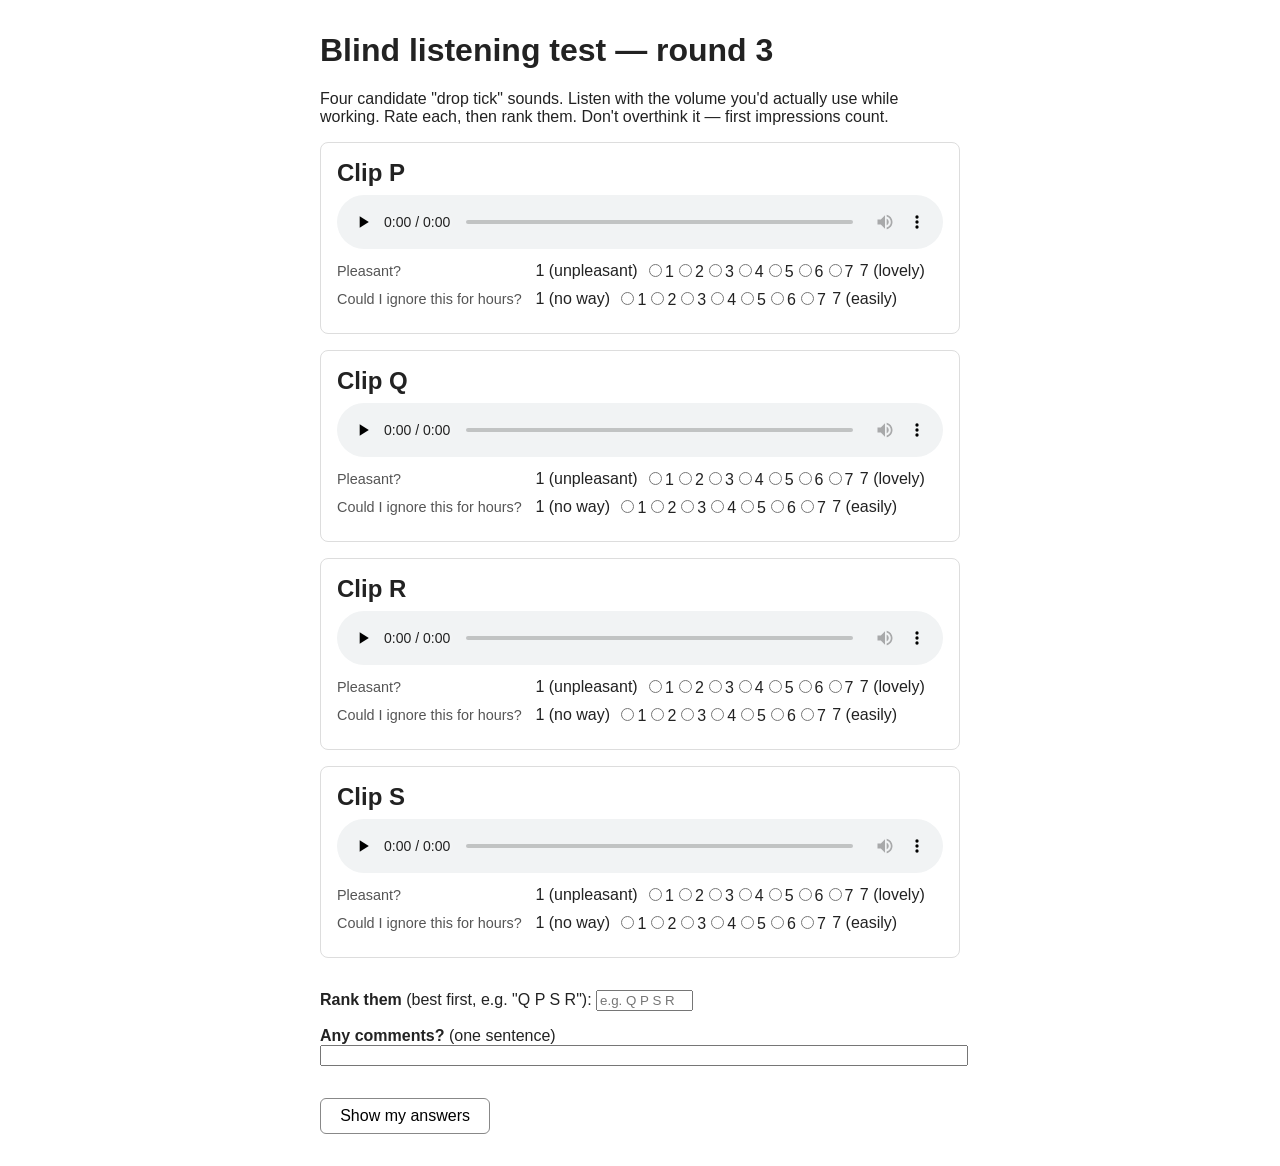
<file: eval/blind/round3.html>
<!doctype html>
<html lang="en">
<head>
<meta charset="utf-8">
<meta name="viewport" content="width=device-width, initial-scale=1">
<title>Blind listening test — round 3</title>
<style>
  body { font-family: -apple-system, sans-serif; max-width: 640px; margin: 2rem auto; padding: 0 1rem; color: #222; }
  .clip { border: 1px solid #ddd; border-radius: 8px; padding: 1rem; margin: 1rem 0; }
  .clip h2 { margin: 0 0 .5rem; }
  audio { width: 100%; }
  .scale { display: flex; gap: .4rem; align-items: center; margin: .5rem 0; flex-wrap: wrap; }
  .scale span.lbl { min-width: 12rem; font-size: .9rem; color: #555; }
  .scale label { cursor: pointer; }
  fieldset { border: none; padding: 0; margin: 1rem 0; }
  #result { white-space: pre-wrap; background: #f6f6f6; border-radius: 8px; padding: 1rem; display: none; font-family: monospace; }
  button { font-size: 1rem; padding: .5rem 1.2rem; border-radius: 6px; border: 1px solid #888; background: #fff; cursor: pointer; }
</style>
</head>
<body>
<h1>Blind listening test — round 3</h1>
<p>Four candidate "drop tick" sounds. Listen with the volume you'd actually use while working. Rate each, then rank them. Don't overthink it — first impressions count.</p>

<div class="clip" data-id="P">
  <h2>Clip P</h2>
  <audio controls preload="none" src="P.mp3"></audio>
  <div class="scale"><span class="lbl">Pleasant?</span> 1 (unpleasant) <span class="opts" data-q="pleasant"></span> 7 (lovely)</div>
  <div class="scale"><span class="lbl">Could I ignore this for hours?</span> 1 (no way) <span class="opts" data-q="ignorable"></span> 7 (easily)</div>
</div>
<div class="clip" data-id="Q">
  <h2>Clip Q</h2>
  <audio controls preload="none" src="Q.mp3"></audio>
  <div class="scale"><span class="lbl">Pleasant?</span> 1 (unpleasant) <span class="opts" data-q="pleasant"></span> 7 (lovely)</div>
  <div class="scale"><span class="lbl">Could I ignore this for hours?</span> 1 (no way) <span class="opts" data-q="ignorable"></span> 7 (easily)</div>
</div>
<div class="clip" data-id="R">
  <h2>Clip R</h2>
  <audio controls preload="none" src="R.mp3"></audio>
  <div class="scale"><span class="lbl">Pleasant?</span> 1 (unpleasant) <span class="opts" data-q="pleasant"></span> 7 (lovely)</div>
  <div class="scale"><span class="lbl">Could I ignore this for hours?</span> 1 (no way) <span class="opts" data-q="ignorable"></span> 7 (easily)</div>
</div>
<div class="clip" data-id="S">
  <h2>Clip S</h2>
  <audio controls preload="none" src="S.mp3"></audio>
  <div class="scale"><span class="lbl">Pleasant?</span> 1 (unpleasant) <span class="opts" data-q="pleasant"></span> 7 (lovely)</div>
  <div class="scale"><span class="lbl">Could I ignore this for hours?</span> 1 (no way) <span class="opts" data-q="ignorable"></span> 7 (easily)</div>
</div>

<fieldset>
  <p><strong>Rank them</strong> (best first, e.g. "Q P S R"):
    <input id="rank" size="10" placeholder="e.g. Q P S R"></p>
  <p><strong>Any comments?</strong> (one sentence)<br>
    <input id="comment" size="60" style="width:100%"></p>
</fieldset>

<button onclick="report()">Show my answers</button>
<p id="result"></p>

<script>
// build radio groups
document.querySelectorAll('.clip').forEach(clip => {
  const id = clip.dataset.id;
  clip.querySelectorAll('.opts').forEach(span => {
    const q = span.dataset.q;
    for (let v = 1; v <= 7; v++) {
      const l = document.createElement('label');
      l.innerHTML = `<input type="radio" name="${id}-${q}" value="${v}">${v}`;
      span.appendChild(l);
    }
  });
});
function val(name) {
  const r = document.querySelector(`input[name="${name}"]:checked`);
  return r ? r.value : '-';
}
function report() {
  let out = 'BLIND TEST RESULTS\n';
  for (const id of ['P','Q','R','S'])
    out += `${id}: pleasant=${val(id+'-pleasant')} ignorable=${val(id+'-ignorable')}\n`;
  out += `rank (best first): ${document.getElementById('rank').value || '-'}\n`;
  out += `comment: ${document.getElementById('comment').value || '-'}`;
  const p = document.getElementById('result');
  p.textContent = out;
  p.style.display = 'block';
}
</script>
</body>
</html>
</file>
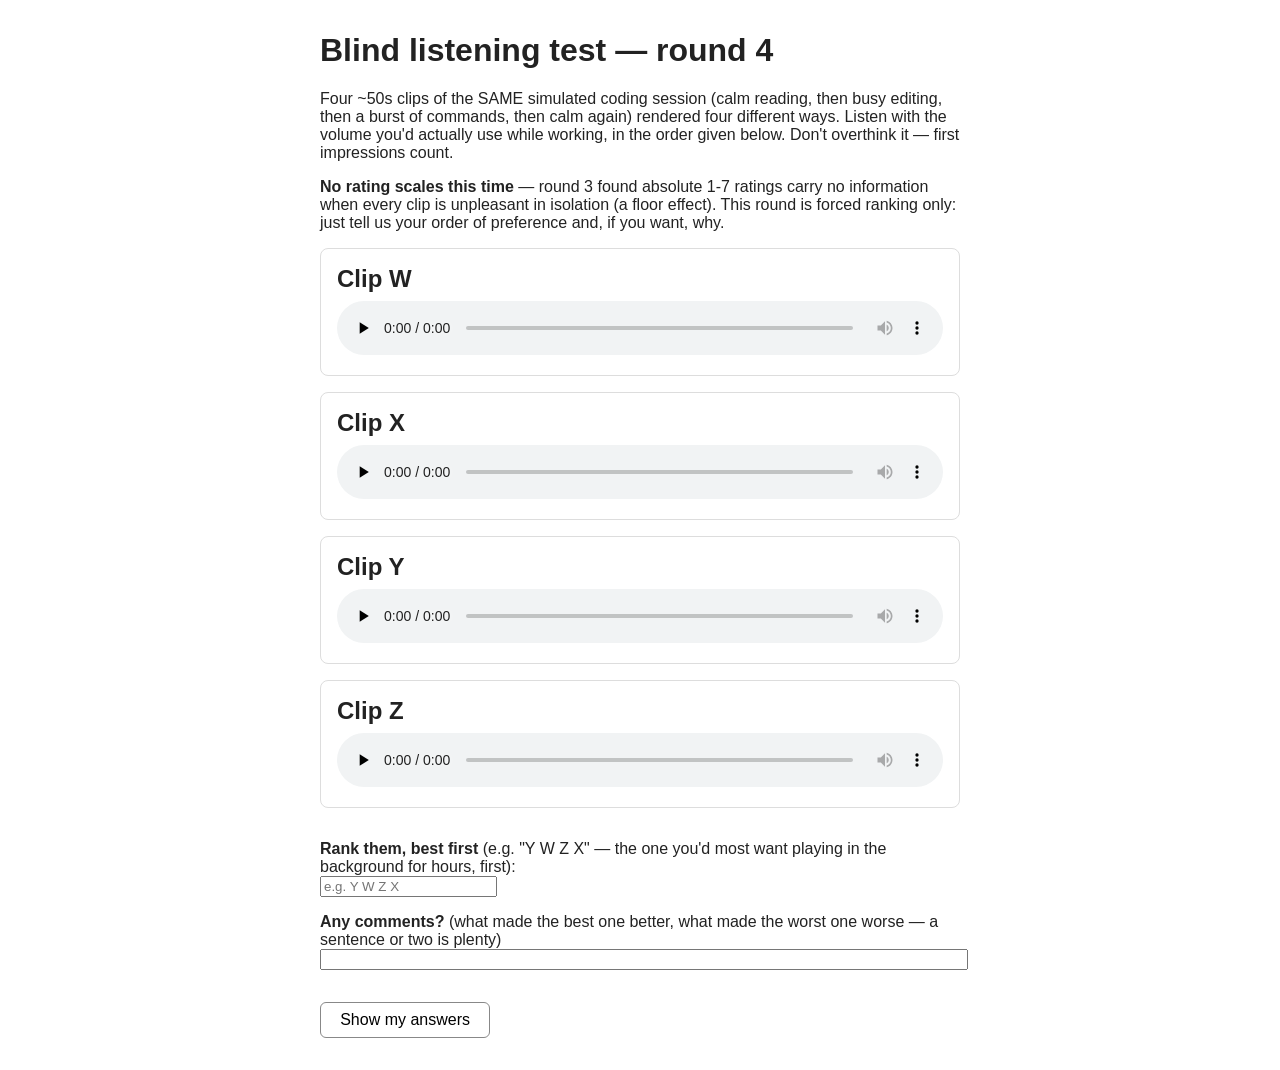
<file: eval/blind/round4.html>
<!doctype html>
<html lang="en">
<head>
<meta charset="utf-8">
<meta name="viewport" content="width=device-width, initial-scale=1">
<title>Blind listening test — round 4</title>
<style>
  body { font-family: -apple-system, sans-serif; max-width: 640px; margin: 2rem auto; padding: 0 1rem; color: #222; }
  .clip { border: 1px solid #ddd; border-radius: 8px; padding: 1rem; margin: 1rem 0; }
  .clip h2 { margin: 0 0 .5rem; }
  audio { width: 100%; }
  fieldset { border: none; padding: 0; margin: 1rem 0; }
  #result { white-space: pre-wrap; background: #f6f6f6; border-radius: 8px; padding: 1rem; display: none; font-family: monospace; }
  button { font-size: 1rem; padding: .5rem 1.2rem; border-radius: 6px; border: 1px solid #888; background: #fff; cursor: pointer; }
  input[type=text] { font-size: 1rem; padding: .3rem .5rem; }
</style>
</head>
<body>
<h1>Blind listening test — round 4</h1>
<p>Four ~50s clips of the SAME simulated coding session (calm reading, then busy
   editing, then a burst of commands, then calm again) rendered four different ways.
   Listen with the volume you'd actually use while working, in the order given below.
   Don't overthink it — first impressions count.</p>
<p><strong>No rating scales this time</strong> — round 3 found absolute 1-7 ratings
   carry no information when every clip is unpleasant in isolation (a floor effect).
   This round is forced ranking only: just tell us your order of preference and,
   if you want, why.</p>

<div class="clip" data-id="W">
  <h2>Clip W</h2>
  <audio controls preload="none" src="round4_W.mp3"></audio>
</div>
<div class="clip" data-id="X">
  <h2>Clip X</h2>
  <audio controls preload="none" src="round4_X.mp3"></audio>
</div>
<div class="clip" data-id="Y">
  <h2>Clip Y</h2>
  <audio controls preload="none" src="round4_Y.mp3"></audio>
</div>
<div class="clip" data-id="Z">
  <h2>Clip Z</h2>
  <audio controls preload="none" src="round4_Z.mp3"></audio>
</div>

<fieldset>
  <p><strong>Rank them, best first</strong> (e.g. "Y W Z X" — the one you'd
    most want playing in the background for hours, first):<br>
    <input id="rank" size="20" placeholder="e.g. Y W Z X"></p>
  <p><strong>Any comments?</strong> (what made the best one better, what made
    the worst one worse — a sentence or two is plenty)<br>
    <input id="comment" size="60" style="width:100%"></p>
</fieldset>

<button onclick="report()">Show my answers</button>
<p id="result"></p>

<script>
function report() {
  let out = 'BLIND TEST RESULTS (round 4)\n';
  out += `rank (best first): ${document.getElementById('rank').value || '-'}\n`;
  out += `comment: ${document.getElementById('comment').value || '-'}`;
  const p = document.getElementById('result');
  p.textContent = out;
  p.style.display = 'block';
}
</script>
</body>
</html>
</file>
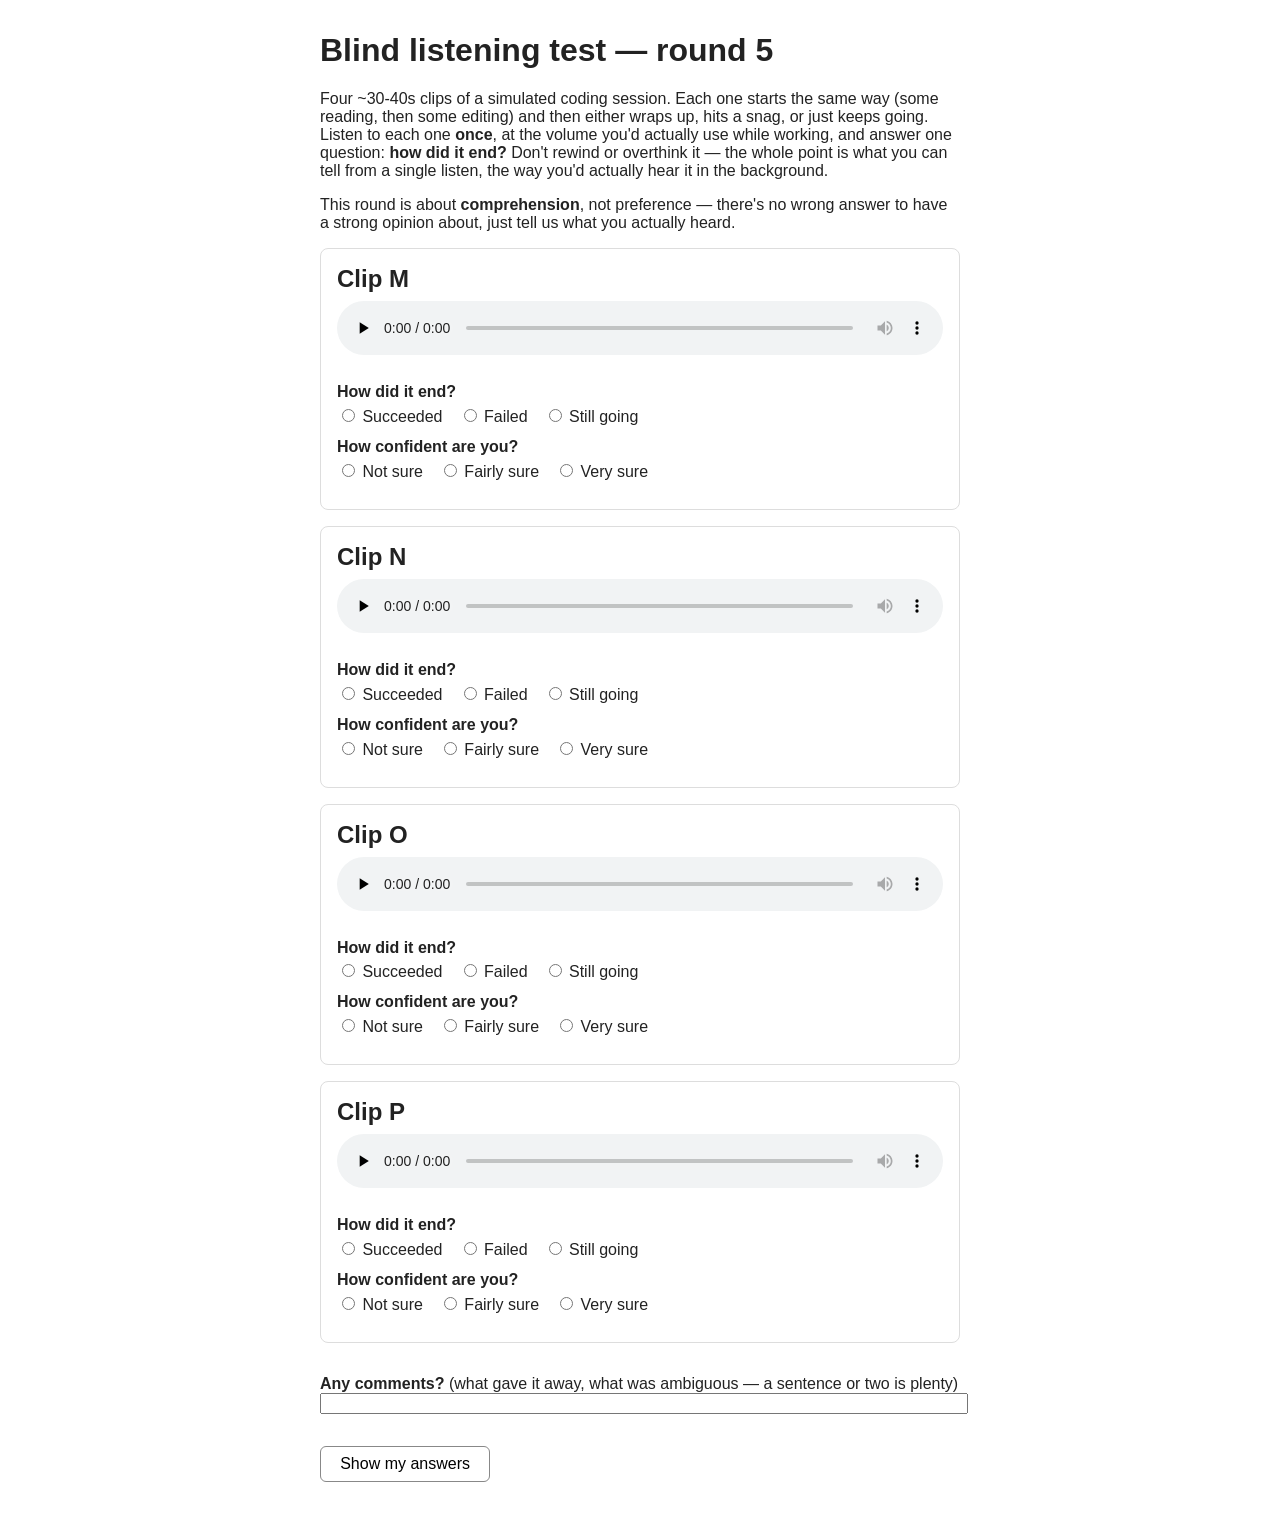
<file: eval/blind/round5/round5.html>
<!doctype html>
<html lang="en">
<head>
<meta charset="utf-8">
<meta name="viewport" content="width=device-width, initial-scale=1">
<title>Blind listening test — round 5</title>
<style>
  body { font-family: -apple-system, sans-serif; max-width: 640px; margin: 2rem auto; padding: 0 1rem; color: #222; }
  .clip { border: 1px solid #ddd; border-radius: 8px; padding: 1rem; margin: 1rem 0; }
  .clip h2 { margin: 0 0 .5rem; }
  audio { width: 100%; margin-bottom: .75rem; }
  .q { margin: .75rem 0; }
  .q .lbl { display: block; font-weight: 600; margin-bottom: .3rem; }
  .opts { display: flex; gap: 1rem; flex-wrap: wrap; }
  .opts label { cursor: pointer; font-weight: 400; }
  fieldset { border: none; padding: 0; margin: 1rem 0; }
  #result { white-space: pre-wrap; background: #f6f6f6; border-radius: 8px; padding: 1rem; display: none; font-family: monospace; }
  button { font-size: 1rem; padding: .5rem 1.2rem; border-radius: 6px; border: 1px solid #888; background: #fff; cursor: pointer; }
  input[type=text] { font-size: 1rem; padding: .3rem .5rem; }
</style>
</head>
<body>
<h1>Blind listening test — round 5</h1>
<p>Four ~30-40s clips of a simulated coding session. Each one starts the same
   way (some reading, then some editing) and then either wraps up, hits a
   snag, or just keeps going. Listen to each one <strong>once</strong>, at
   the volume you'd actually use while working, and answer one question:
   <strong>how did it end?</strong> Don't rewind or overthink it — the whole
   point is what you can tell from a single listen, the way you'd actually
   hear it in the background.</p>
<p>This round is about <strong>comprehension</strong>, not preference — there's
   no wrong answer to have a strong opinion about, just tell us what you
   actually heard.</p>

<div class="clip" data-id="M">
  <h2>Clip M</h2>
  <audio controls preload="none" src="round5_M.mp3"></audio>
  <div class="q">
    <span class="lbl">How did it end?</span>
    <div class="opts" data-q="outcome"></div>
  </div>
  <div class="q">
    <span class="lbl">How confident are you?</span>
    <div class="opts" data-q="confidence"></div>
  </div>
</div>
<div class="clip" data-id="N">
  <h2>Clip N</h2>
  <audio controls preload="none" src="round5_N.mp3"></audio>
  <div class="q">
    <span class="lbl">How did it end?</span>
    <div class="opts" data-q="outcome"></div>
  </div>
  <div class="q">
    <span class="lbl">How confident are you?</span>
    <div class="opts" data-q="confidence"></div>
  </div>
</div>
<div class="clip" data-id="O">
  <h2>Clip O</h2>
  <audio controls preload="none" src="round5_O.mp3"></audio>
  <div class="q">
    <span class="lbl">How did it end?</span>
    <div class="opts" data-q="outcome"></div>
  </div>
  <div class="q">
    <span class="lbl">How confident are you?</span>
    <div class="opts" data-q="confidence"></div>
  </div>
</div>
<div class="clip" data-id="P">
  <h2>Clip P</h2>
  <audio controls preload="none" src="round5_P.mp3"></audio>
  <div class="q">
    <span class="lbl">How did it end?</span>
    <div class="opts" data-q="outcome"></div>
  </div>
  <div class="q">
    <span class="lbl">How confident are you?</span>
    <div class="opts" data-q="confidence"></div>
  </div>
</div>

<fieldset>
  <p><strong>Any comments?</strong> (what gave it away, what was ambiguous — a
    sentence or two is plenty)<br>
    <input id="comment" size="60" style="width:100%"></p>
</fieldset>

<button onclick="report()">Show my answers</button>
<p id="result"></p>

<script>
const OUTCOMES = ["Succeeded", "Failed", "Still going"];
const CONFIDENCE = ["Not sure", "Fairly sure", "Very sure"];
document.querySelectorAll('.clip').forEach(clip => {
  const id = clip.dataset.id;
  clip.querySelectorAll('.opts').forEach(div => {
    const q = div.dataset.q;
    const choices = q === 'outcome' ? OUTCOMES : CONFIDENCE;
    choices.forEach(choice => {
      const l = document.createElement('label');
      l.innerHTML = `<input type="radio" name="${id}-${q}" value="${choice}"> ${choice}`;
      div.appendChild(l);
    });
  });
});
function val(name) {
  const r = document.querySelector(`input[name="${name}"]:checked`);
  return r ? r.value : '-';
}
function report() {
  let out = 'BLIND TEST RESULTS (round 5)\n';
  for (const id of ['M', 'N', 'O', 'P'])
    out += `${id}: outcome=${val(id + '-outcome')} confidence=${val(id + '-confidence')}\n`;
  out += `comment: ${document.getElementById('comment').value || '-'}`;
  const p = document.getElementById('result');
  p.textContent = out;
  p.style.display = 'block';
}
</script>
</body>
</html>
</file>
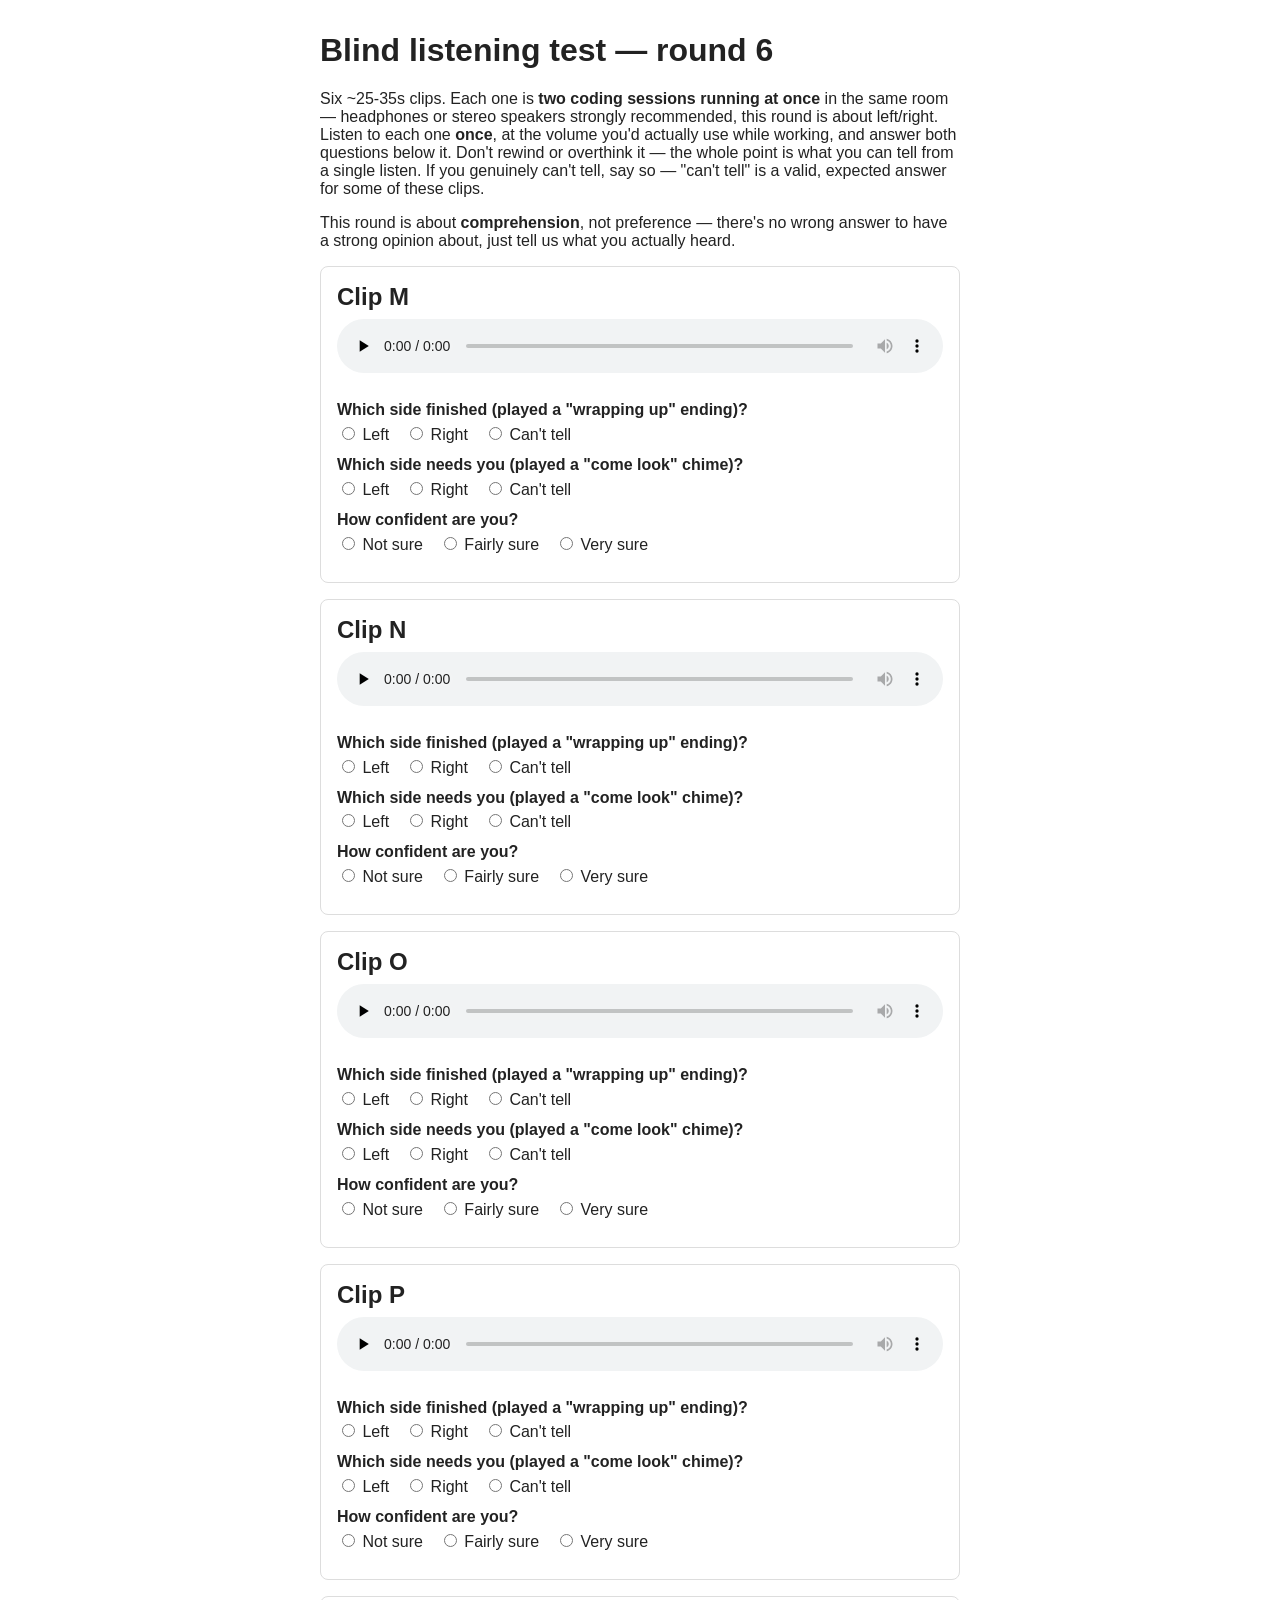
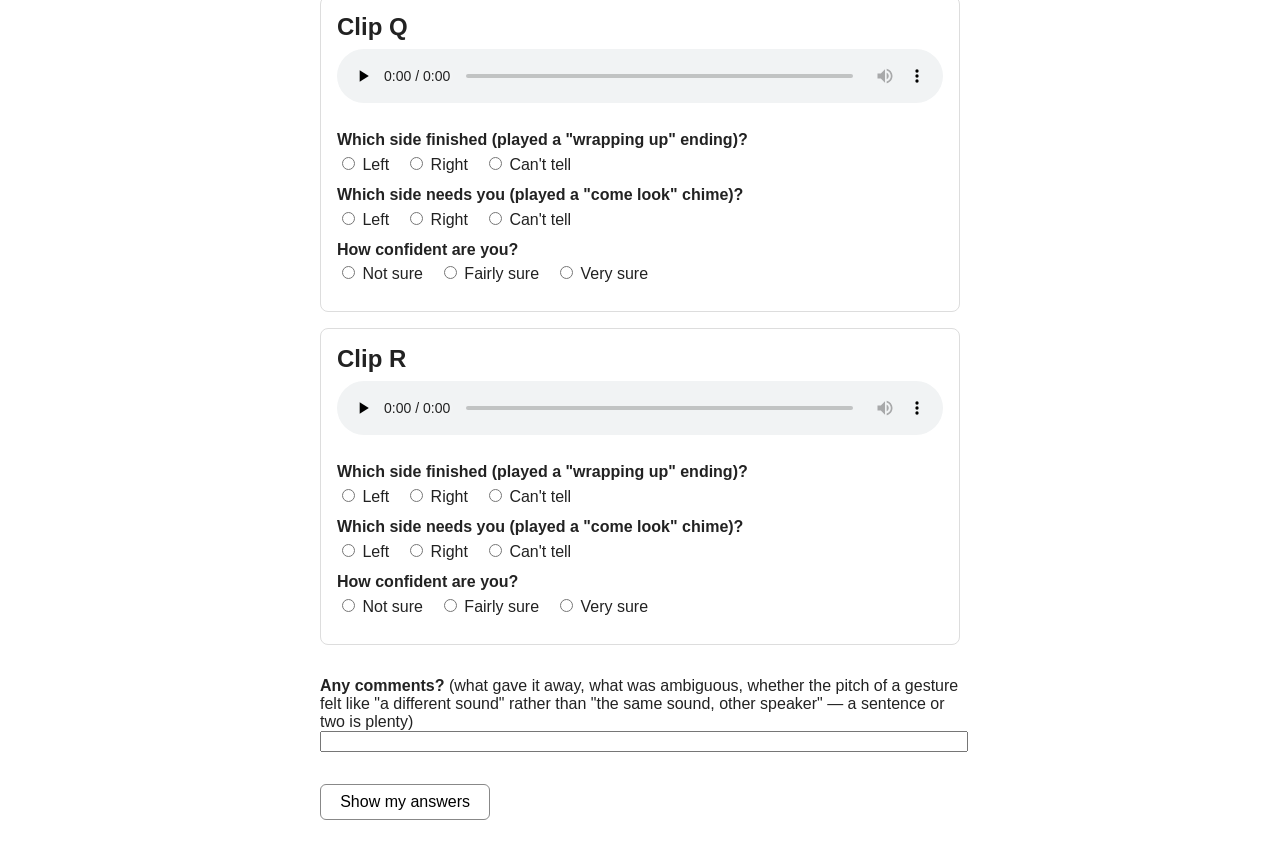
<file: eval/blind/round6/round6.html>
<!doctype html>
<html lang="en">
<head>
<meta charset="utf-8">
<meta name="viewport" content="width=device-width, initial-scale=1">
<title>Blind listening test — round 6</title>
<style>
  body { font-family: -apple-system, sans-serif; max-width: 640px; margin: 2rem auto; padding: 0 1rem; color: #222; }
  .clip { border: 1px solid #ddd; border-radius: 8px; padding: 1rem; margin: 1rem 0; }
  .clip h2 { margin: 0 0 .5rem; }
  audio { width: 100%; margin-bottom: .75rem; }
  .q { margin: .75rem 0; }
  .q .lbl { display: block; font-weight: 600; margin-bottom: .3rem; }
  .opts { display: flex; gap: 1rem; flex-wrap: wrap; }
  .opts label { cursor: pointer; font-weight: 400; }
  fieldset { border: none; padding: 0; margin: 1rem 0; }
  #result { white-space: pre-wrap; background: #f6f6f6; border-radius: 8px; padding: 1rem; display: none; font-family: monospace; }
  button { font-size: 1rem; padding: .5rem 1.2rem; border-radius: 6px; border: 1px solid #888; background: #fff; cursor: pointer; }
  input[type=text] { font-size: 1rem; padding: .3rem .5rem; }
</style>
</head>
<body>
<h1>Blind listening test — round 6</h1>
<p>Six ~25-35s clips. Each one is <strong>two coding sessions running at
   once</strong> in the same room — headphones or stereo speakers strongly
   recommended, this round is about left/right. Listen to each one
   <strong>once</strong>, at the volume you'd actually use while working, and
   answer both questions below it. Don't rewind or overthink it — the whole
   point is what you can tell from a single listen. If you genuinely can't
   tell, say so — "can't tell" is a valid, expected answer for some of these
   clips.</p>
<p>This round is about <strong>comprehension</strong>, not preference — there's
   no wrong answer to have a strong opinion about, just tell us what you
   actually heard.</p>

<div class="clip" data-id="M">
  <h2>Clip M</h2>
  <audio controls preload="none" src="round6_M.mp3"></audio>
  <div class="q">
    <span class="lbl">Which side finished (played a "wrapping up" ending)?</span>
    <div class="opts" data-q="finished"></div>
  </div>
  <div class="q">
    <span class="lbl">Which side needs you (played a "come look" chime)?</span>
    <div class="opts" data-q="needsyou"></div>
  </div>
  <div class="q">
    <span class="lbl">How confident are you?</span>
    <div class="opts" data-q="confidence"></div>
  </div>
</div>
<div class="clip" data-id="N">
  <h2>Clip N</h2>
  <audio controls preload="none" src="round6_N.mp3"></audio>
  <div class="q">
    <span class="lbl">Which side finished (played a "wrapping up" ending)?</span>
    <div class="opts" data-q="finished"></div>
  </div>
  <div class="q">
    <span class="lbl">Which side needs you (played a "come look" chime)?</span>
    <div class="opts" data-q="needsyou"></div>
  </div>
  <div class="q">
    <span class="lbl">How confident are you?</span>
    <div class="opts" data-q="confidence"></div>
  </div>
</div>
<div class="clip" data-id="O">
  <h2>Clip O</h2>
  <audio controls preload="none" src="round6_O.mp3"></audio>
  <div class="q">
    <span class="lbl">Which side finished (played a "wrapping up" ending)?</span>
    <div class="opts" data-q="finished"></div>
  </div>
  <div class="q">
    <span class="lbl">Which side needs you (played a "come look" chime)?</span>
    <div class="opts" data-q="needsyou"></div>
  </div>
  <div class="q">
    <span class="lbl">How confident are you?</span>
    <div class="opts" data-q="confidence"></div>
  </div>
</div>
<div class="clip" data-id="P">
  <h2>Clip P</h2>
  <audio controls preload="none" src="round6_P.mp3"></audio>
  <div class="q">
    <span class="lbl">Which side finished (played a "wrapping up" ending)?</span>
    <div class="opts" data-q="finished"></div>
  </div>
  <div class="q">
    <span class="lbl">Which side needs you (played a "come look" chime)?</span>
    <div class="opts" data-q="needsyou"></div>
  </div>
  <div class="q">
    <span class="lbl">How confident are you?</span>
    <div class="opts" data-q="confidence"></div>
  </div>
</div>
<div class="clip" data-id="Q">
  <h2>Clip Q</h2>
  <audio controls preload="none" src="round6_Q.mp3"></audio>
  <div class="q">
    <span class="lbl">Which side finished (played a "wrapping up" ending)?</span>
    <div class="opts" data-q="finished"></div>
  </div>
  <div class="q">
    <span class="lbl">Which side needs you (played a "come look" chime)?</span>
    <div class="opts" data-q="needsyou"></div>
  </div>
  <div class="q">
    <span class="lbl">How confident are you?</span>
    <div class="opts" data-q="confidence"></div>
  </div>
</div>
<div class="clip" data-id="R">
  <h2>Clip R</h2>
  <audio controls preload="none" src="round6_R.mp3"></audio>
  <div class="q">
    <span class="lbl">Which side finished (played a "wrapping up" ending)?</span>
    <div class="opts" data-q="finished"></div>
  </div>
  <div class="q">
    <span class="lbl">Which side needs you (played a "come look" chime)?</span>
    <div class="opts" data-q="needsyou"></div>
  </div>
  <div class="q">
    <span class="lbl">How confident are you?</span>
    <div class="opts" data-q="confidence"></div>
  </div>
</div>

<fieldset>
  <p><strong>Any comments?</strong> (what gave it away, what was ambiguous,
    whether the pitch of a gesture felt like "a different sound" rather than
    "the same sound, other speaker" — a sentence or two is plenty)<br>
    <input id="comment" size="60" style="width:100%"></p>
</fieldset>

<button onclick="report()">Show my answers</button>
<p id="result"></p>

<script>
const SIDES = ["Left", "Right", "Can't tell"];
const CONFIDENCE = ["Not sure", "Fairly sure", "Very sure"];
document.querySelectorAll('.clip').forEach(clip => {
  const id = clip.dataset.id;
  clip.querySelectorAll('.opts').forEach(div => {
    const q = div.dataset.q;
    const choices = q === 'confidence' ? CONFIDENCE : SIDES;
    choices.forEach(choice => {
      const l = document.createElement('label');
      l.innerHTML = `<input type="radio" name="${id}-${q}" value="${choice}"> ${choice}`;
      div.appendChild(l);
    });
  });
});
function val(name) {
  const r = document.querySelector(`input[name="${name}"]:checked`);
  return r ? r.value : '-';
}
function report() {
  let out = 'BLIND TEST RESULTS (round 6)\n';
  for (const id of ['M', 'N', 'O', 'P', 'Q', 'R'])
    out += `${id}: finished=${val(id + '-finished')} needsyou=${val(id + '-needsyou')} confidence=${val(id + '-confidence')}\n`;
  out += `comment: ${document.getElementById('comment').value || '-'}`;
  const p = document.getElementById('result');
  p.textContent = out;
  p.style.display = 'block';
}
</script>
</body>
</html>
</file>
